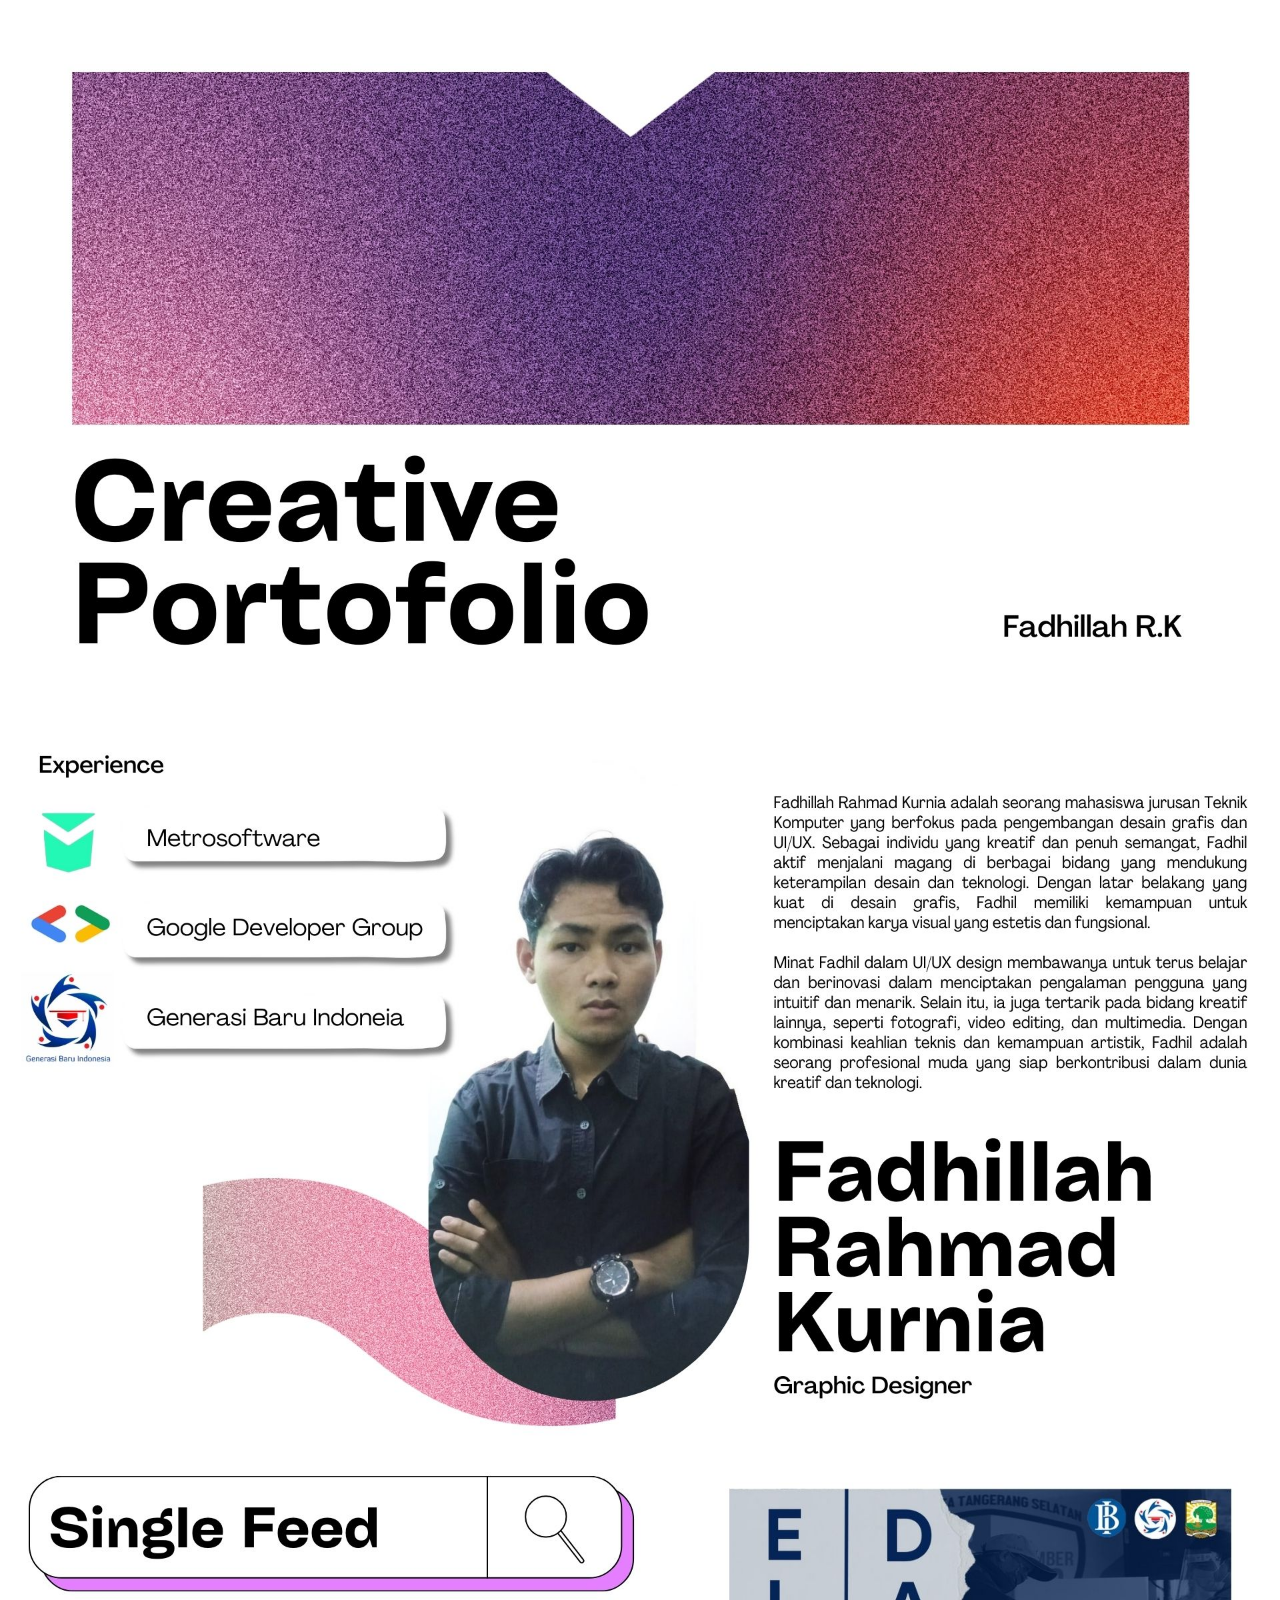
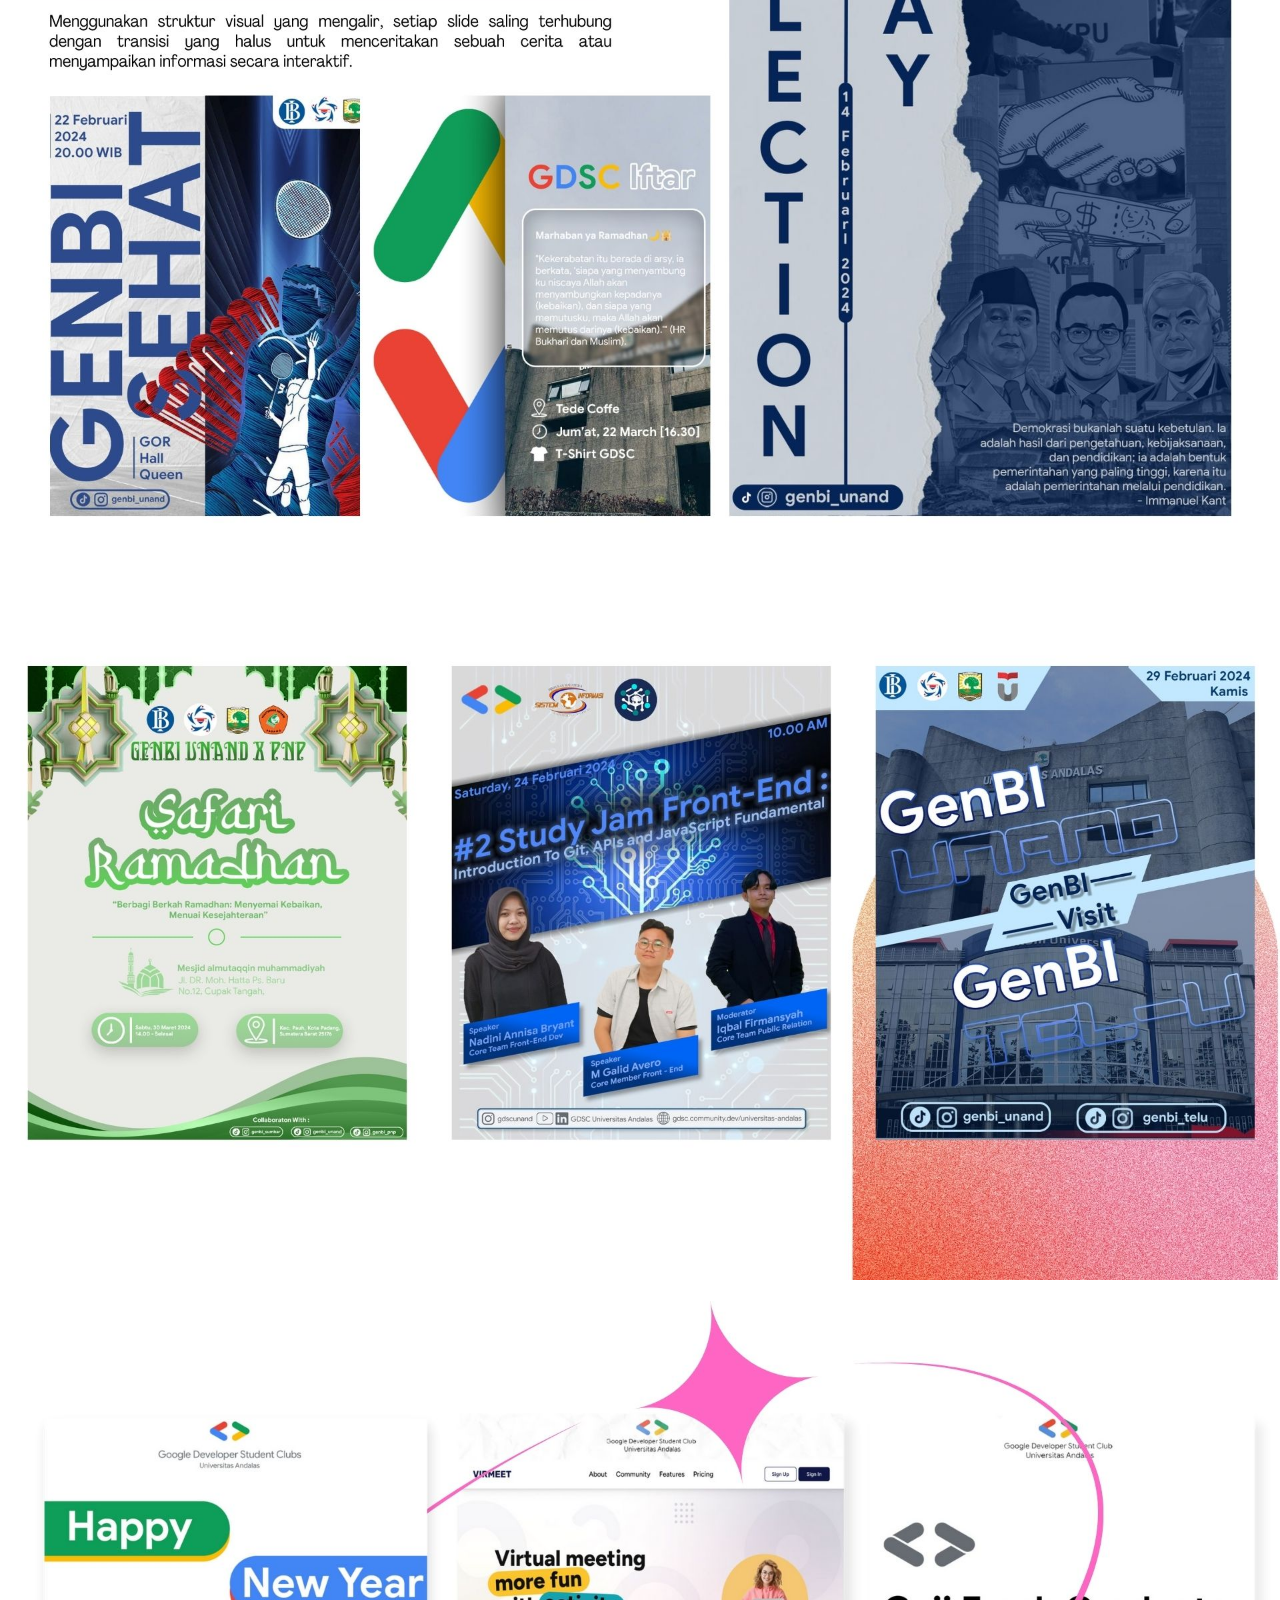
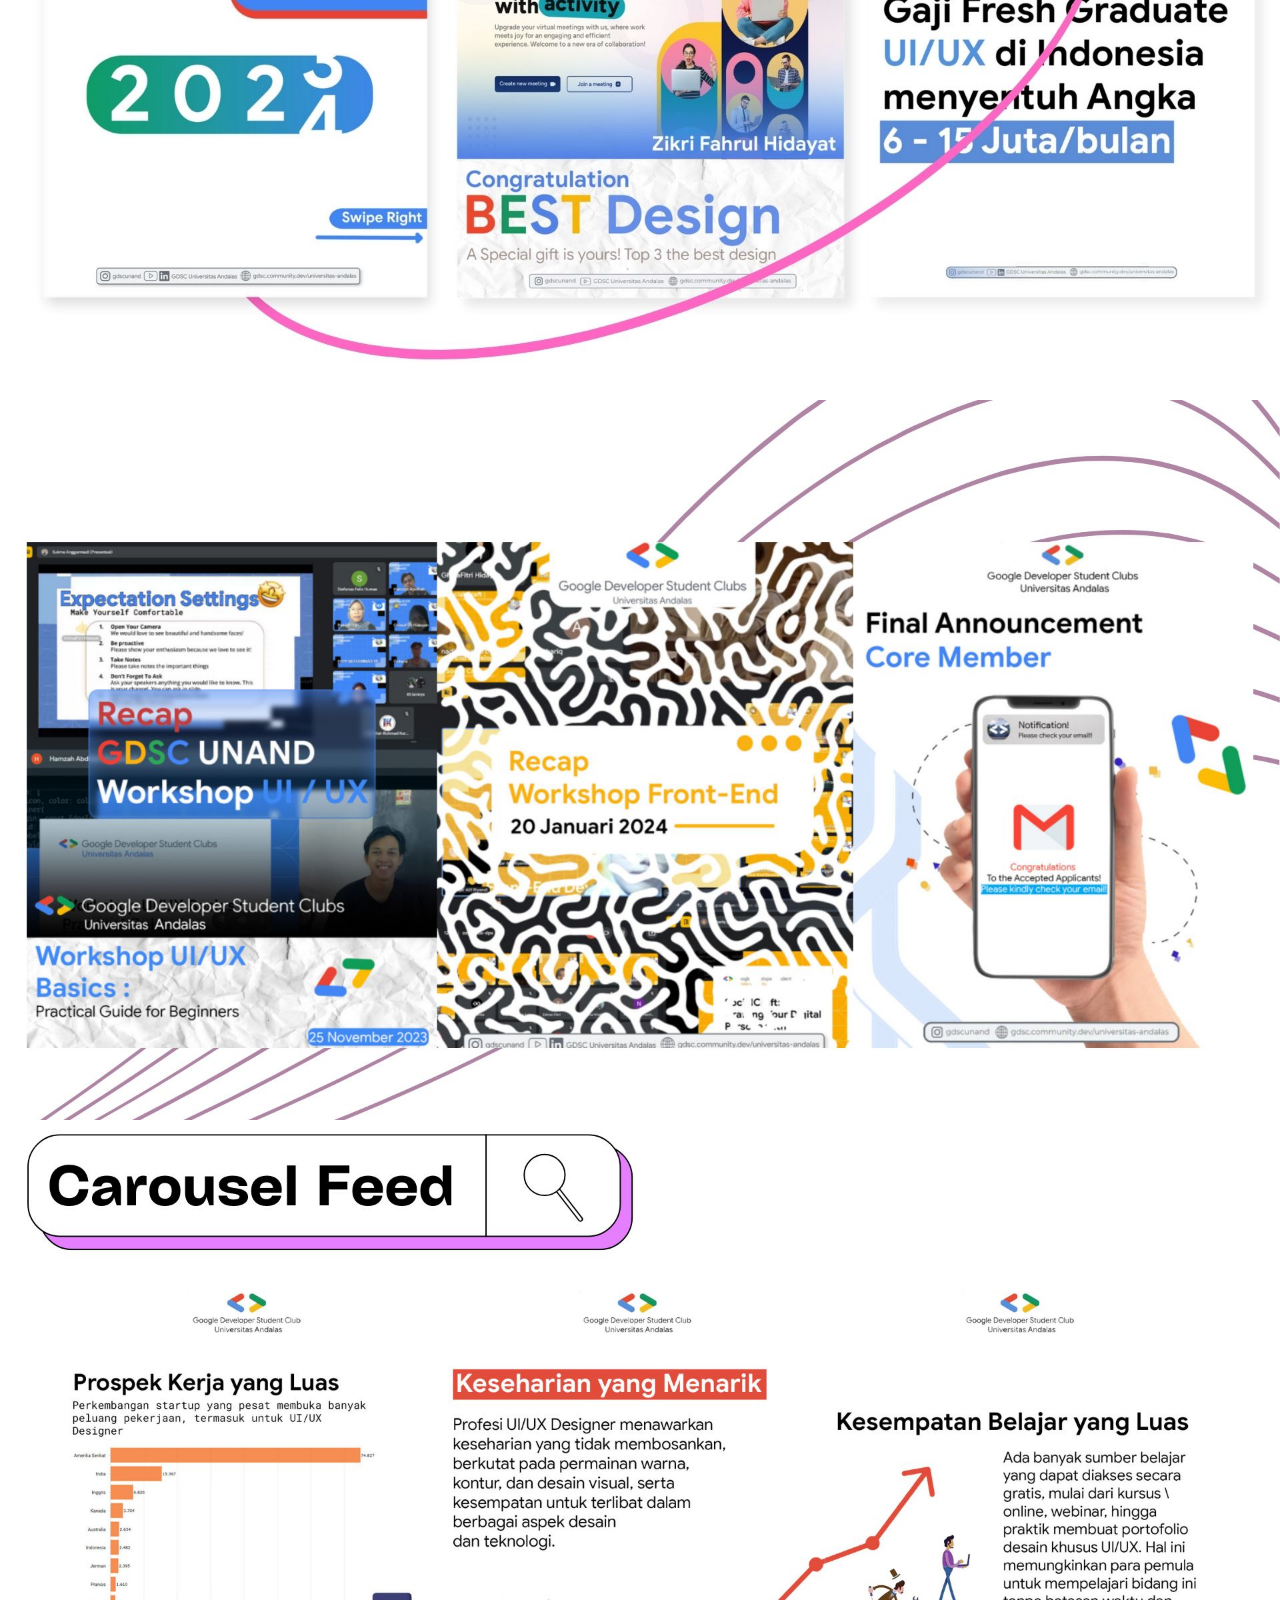
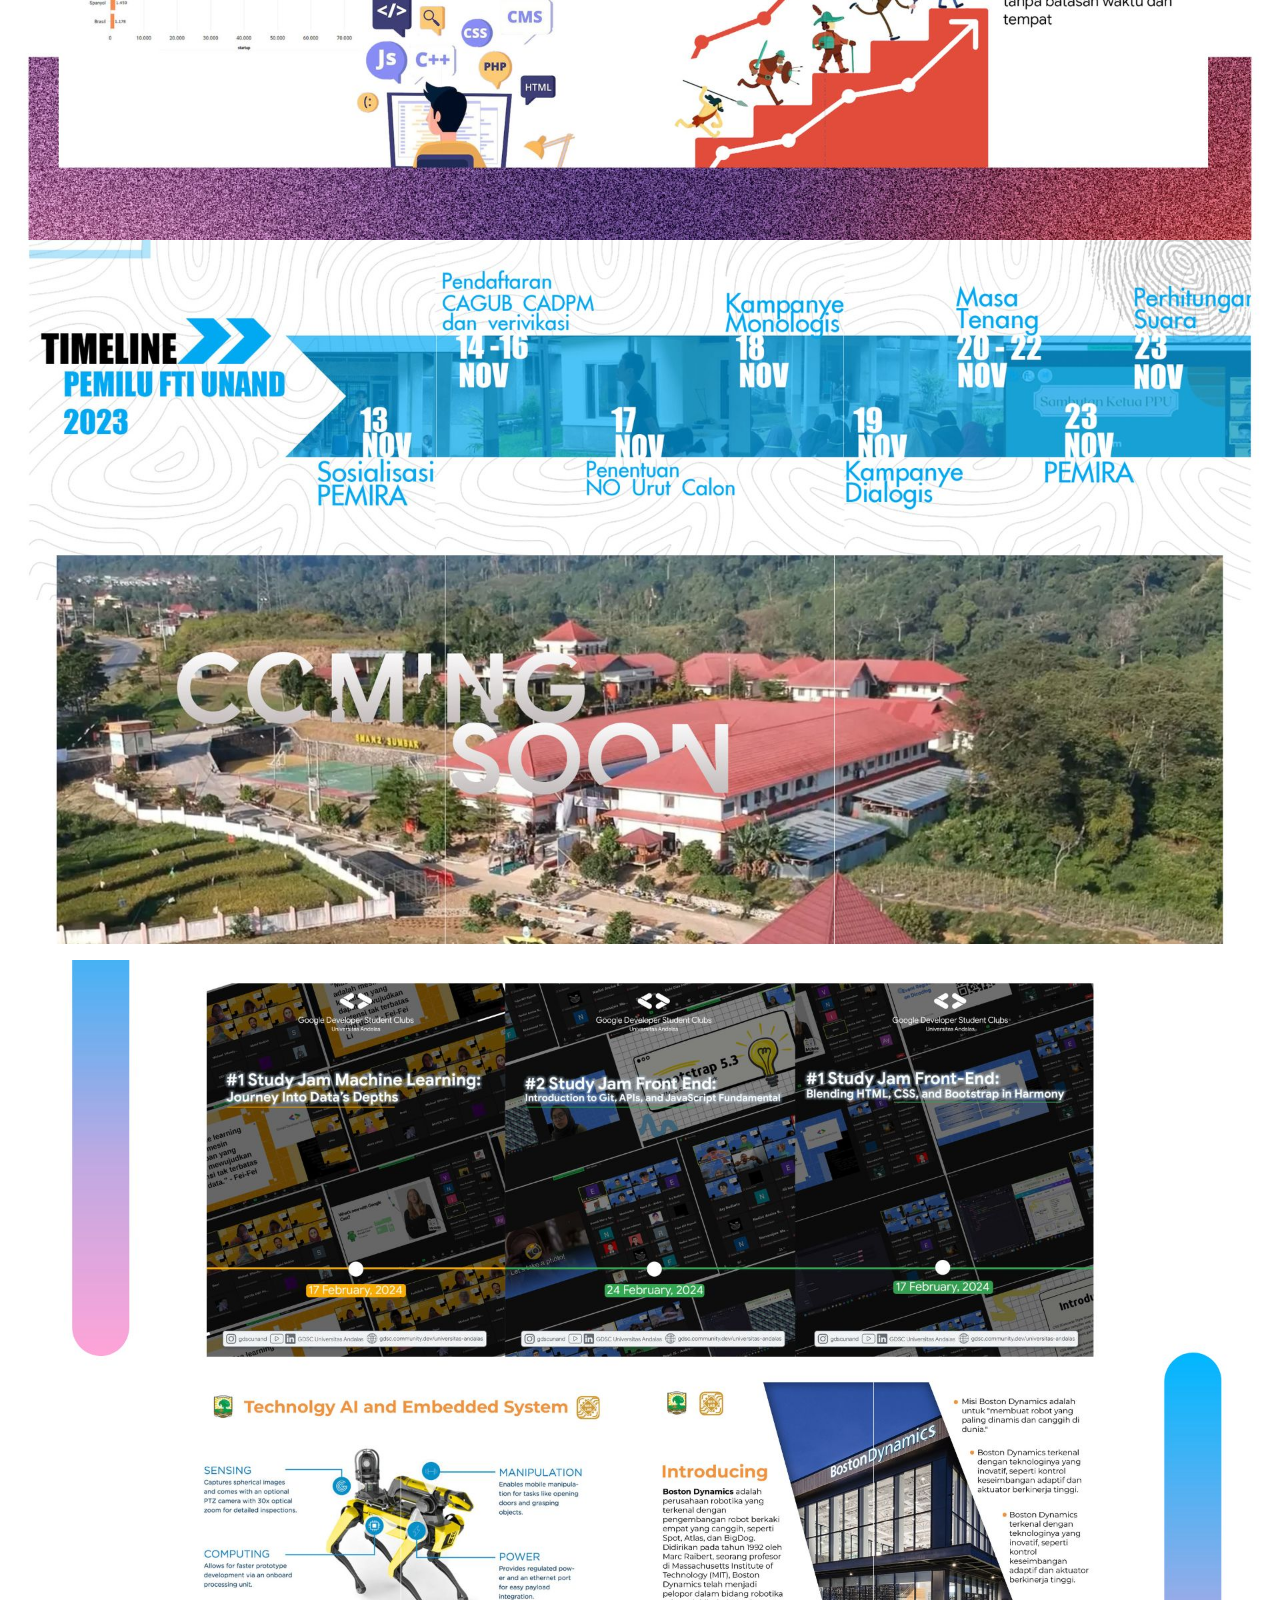
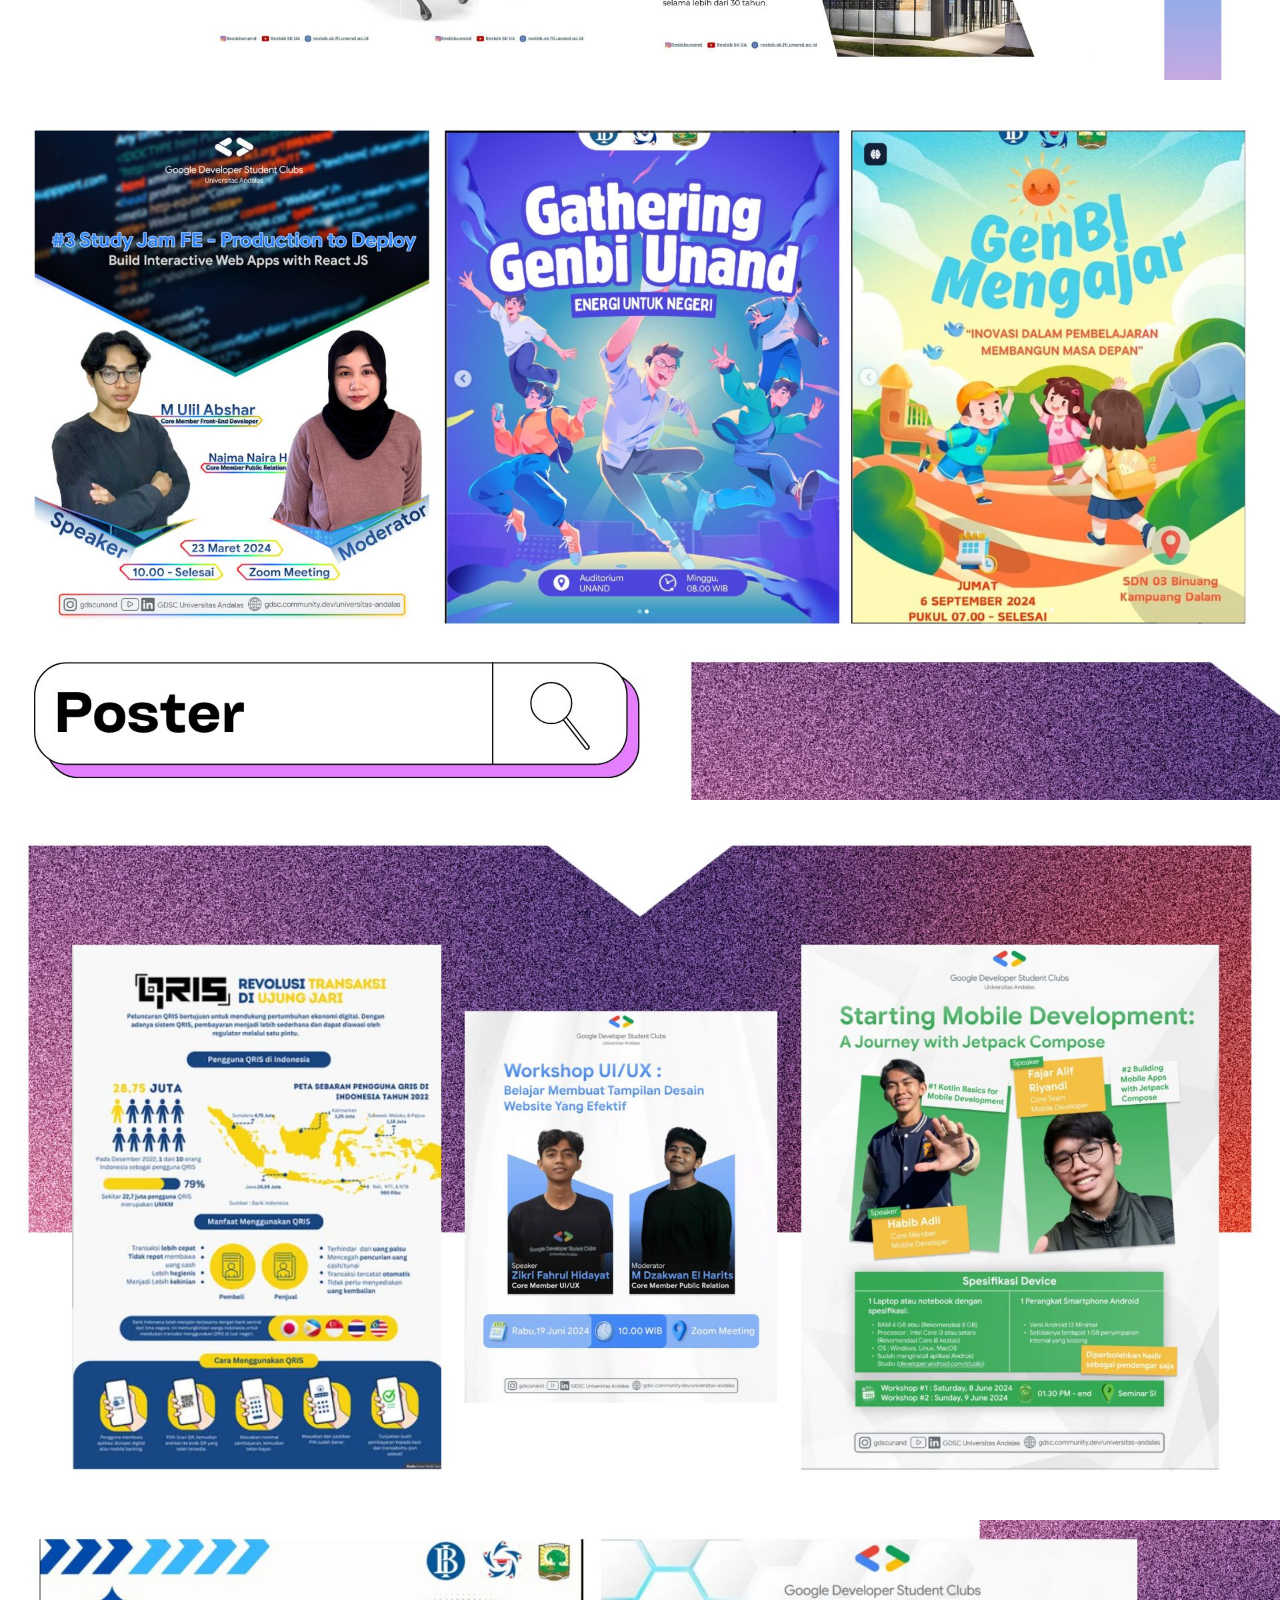
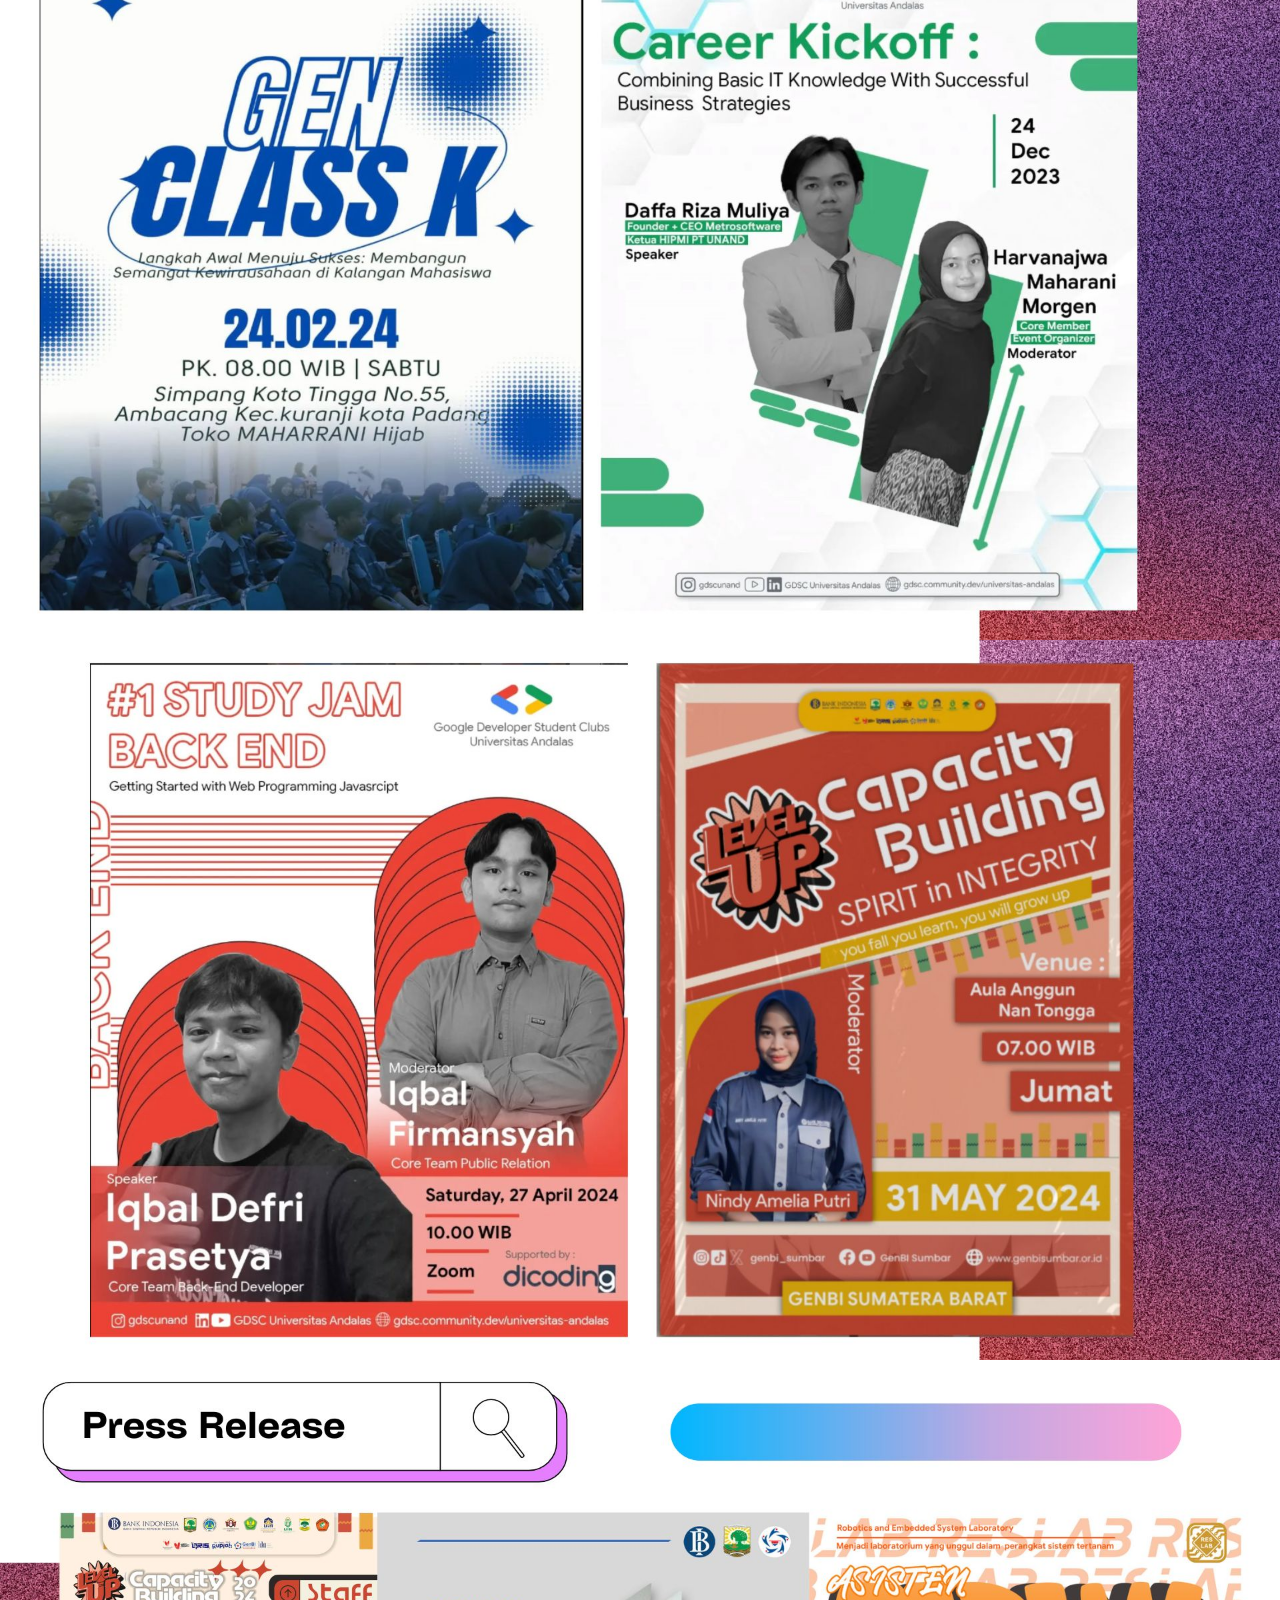
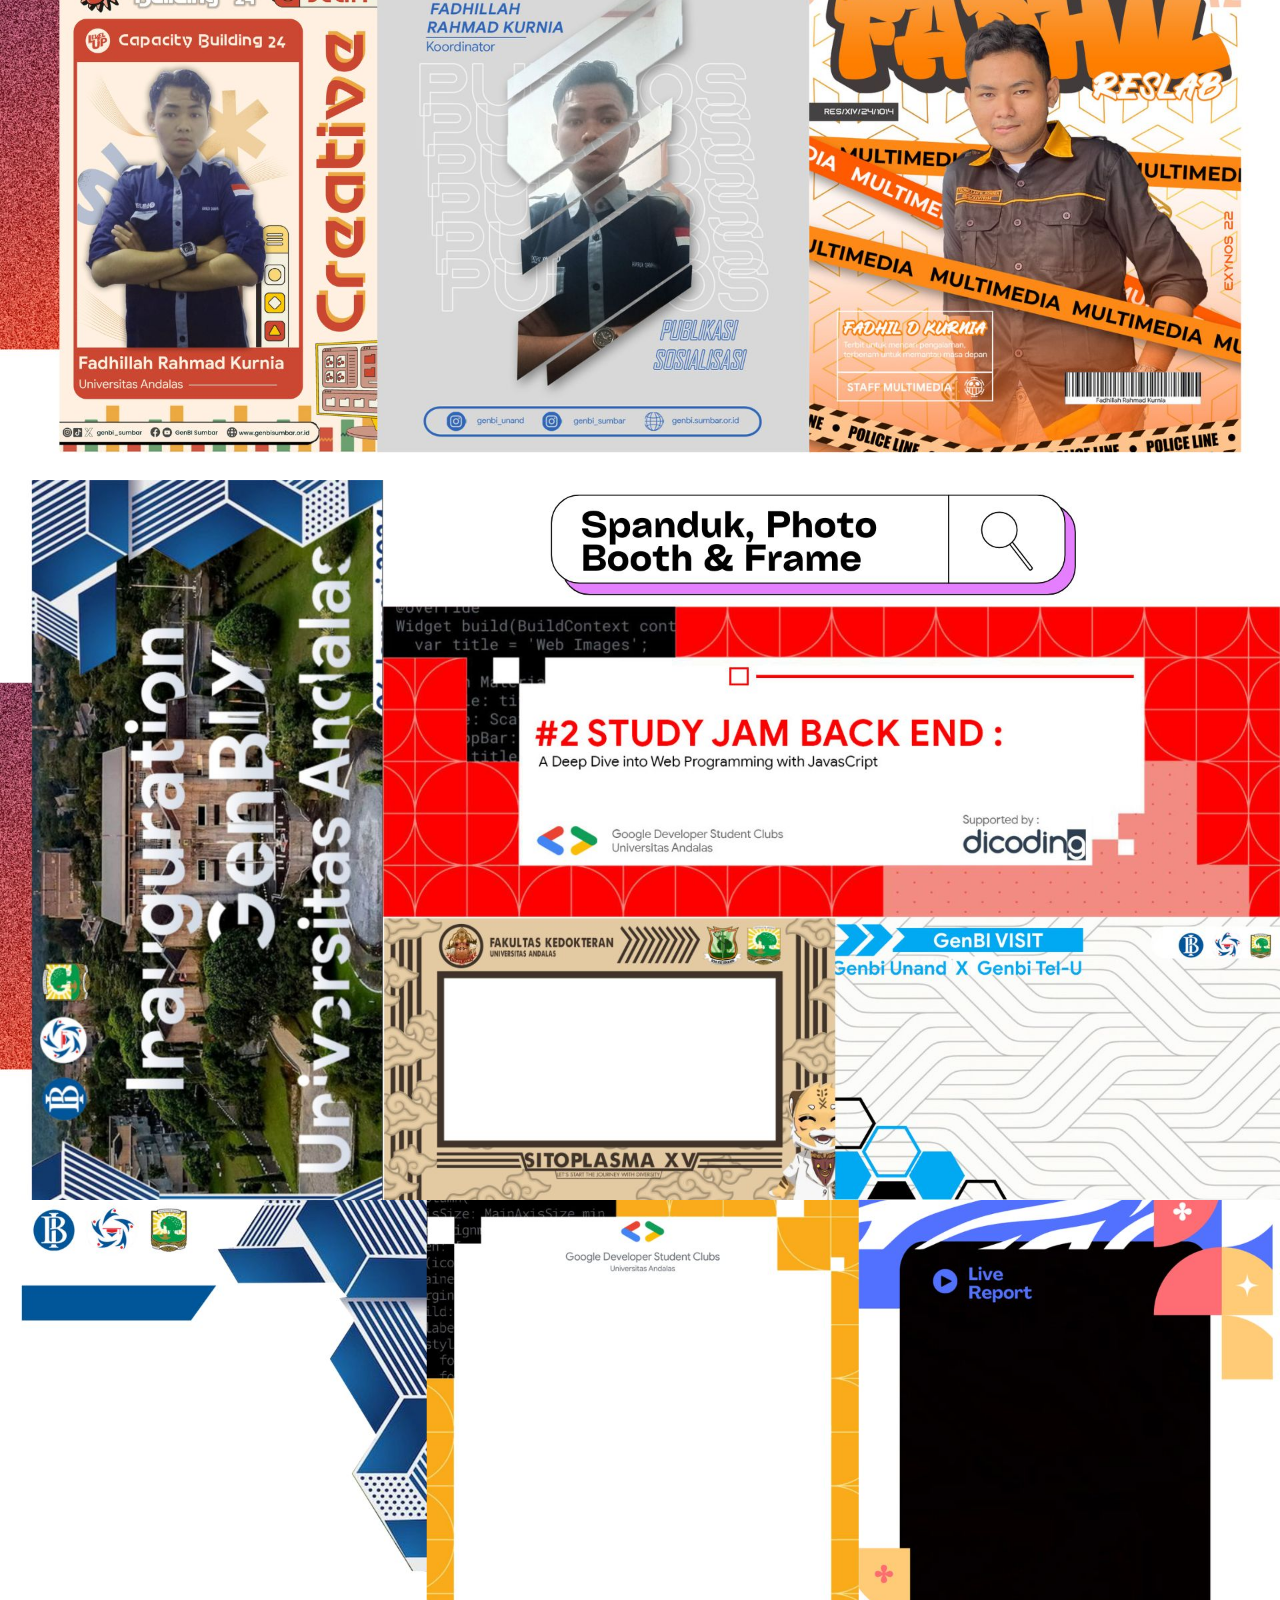
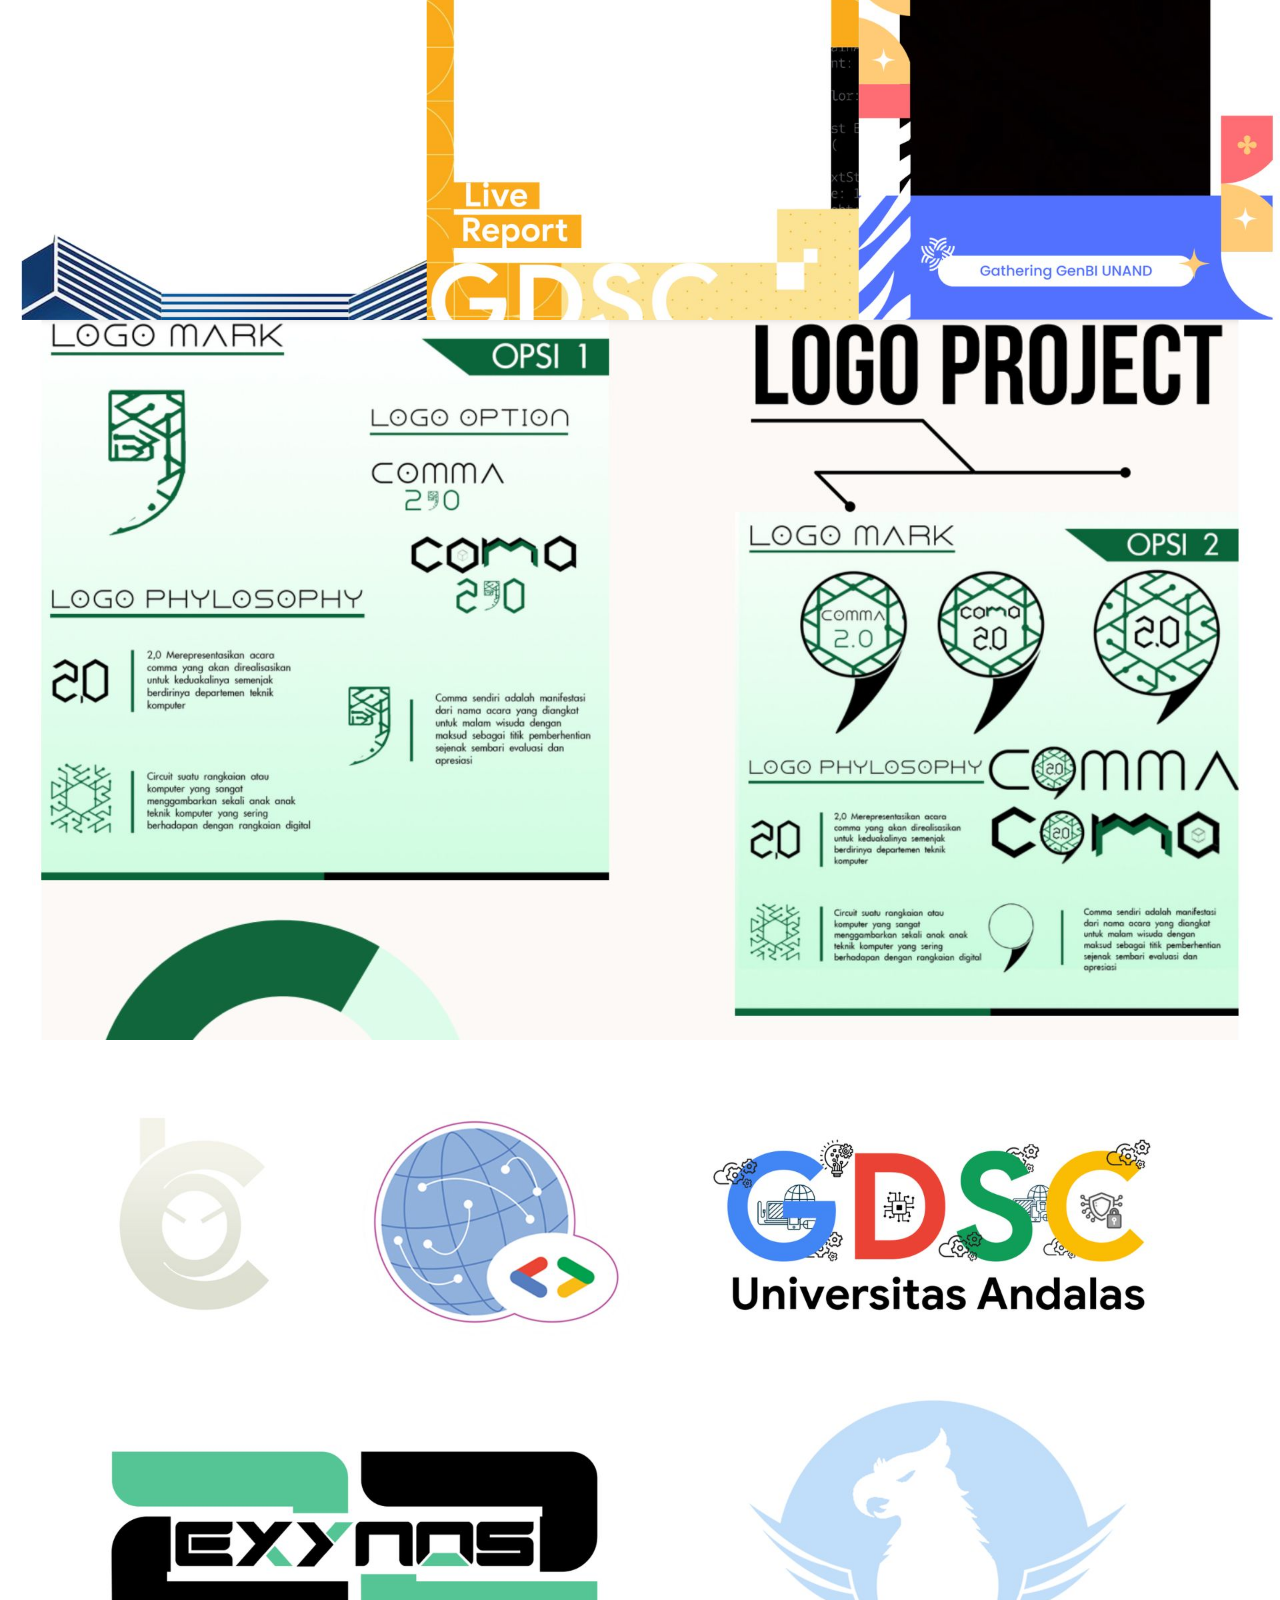
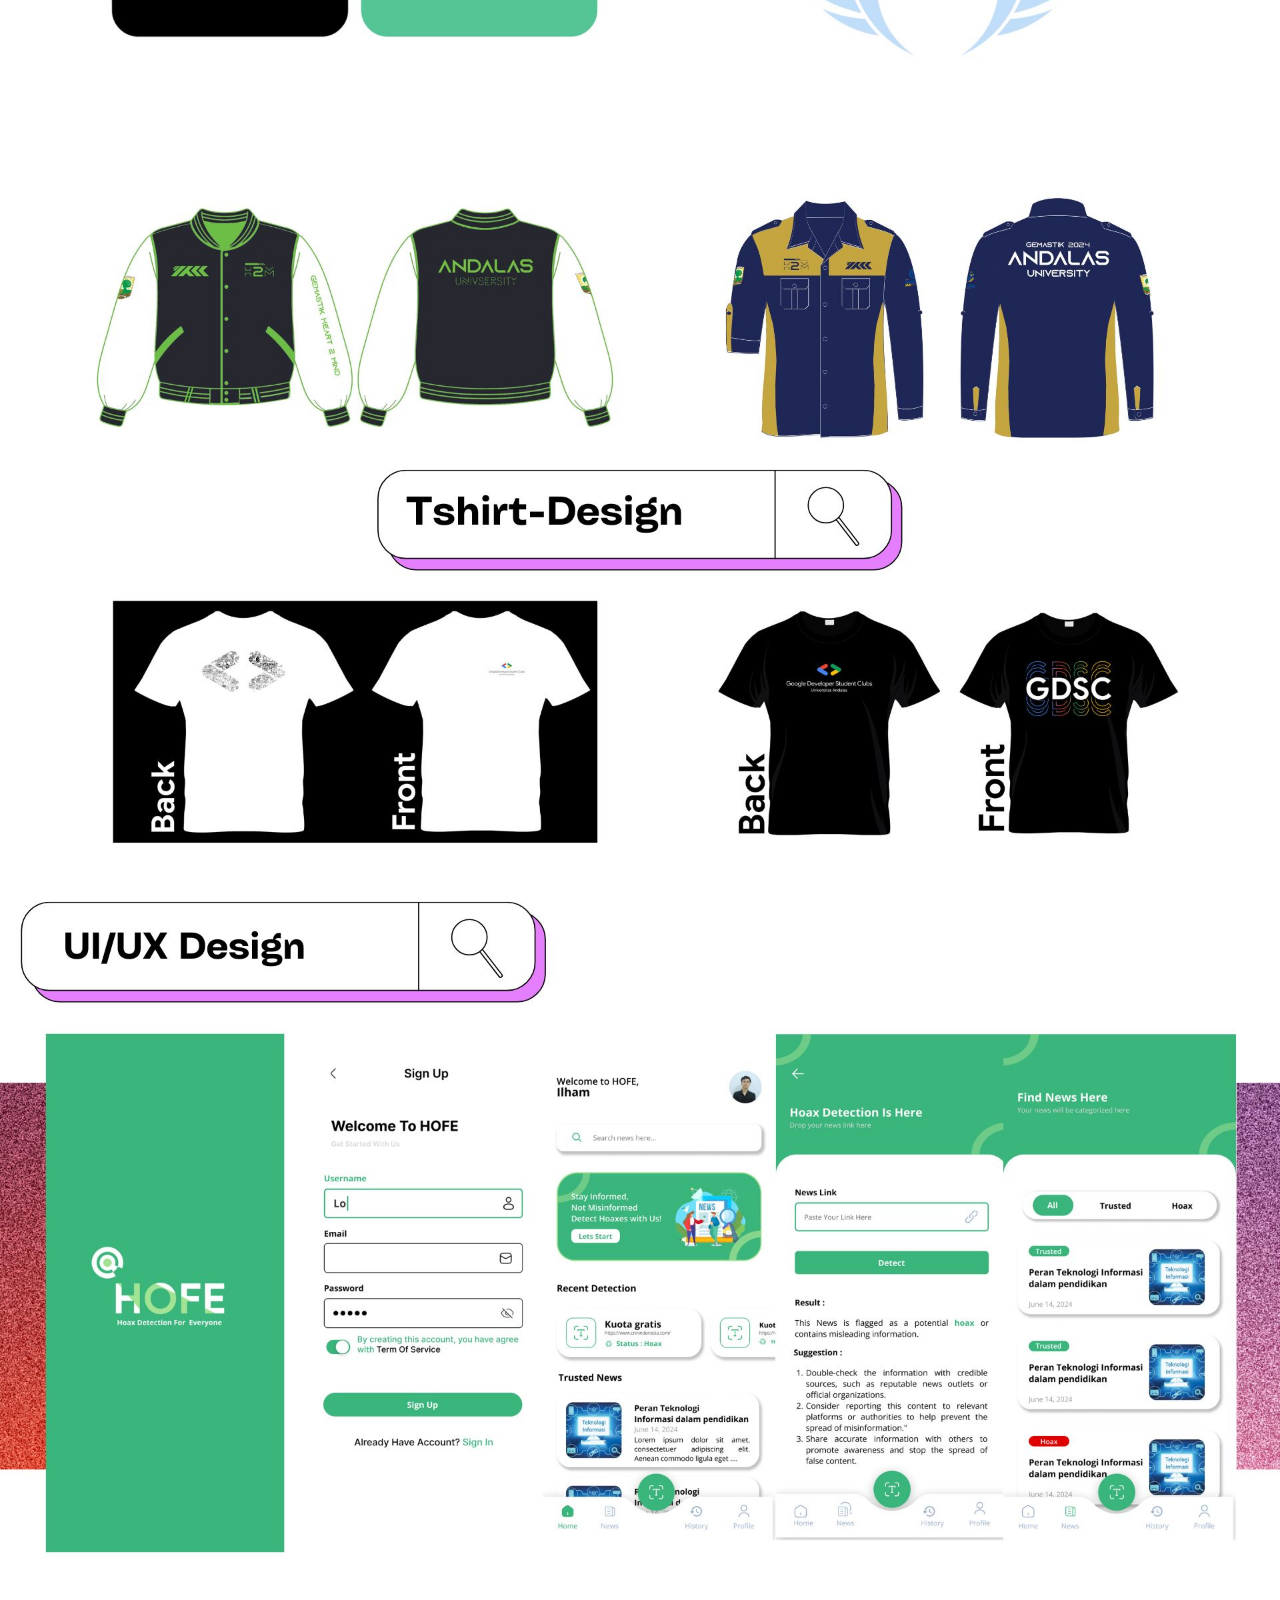
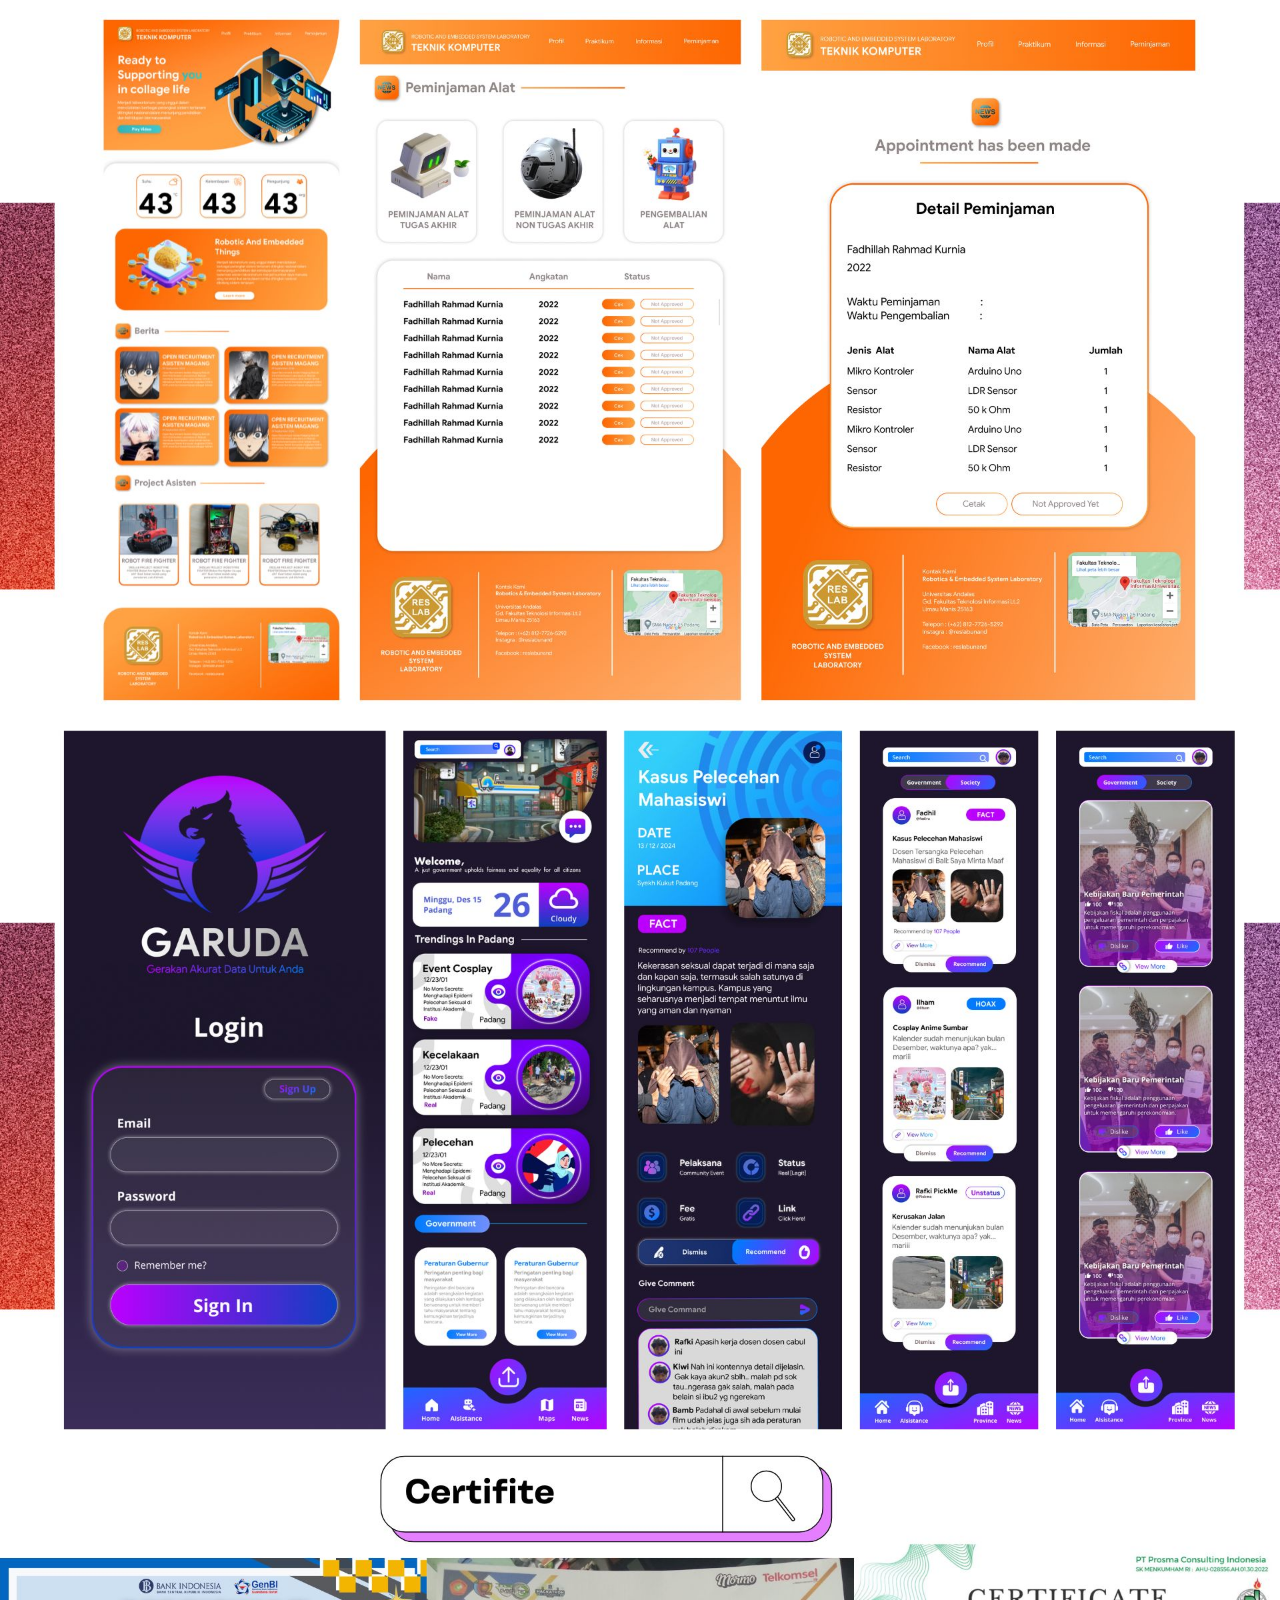
<file: index.html>
<!DOCTYPE html>
<html lang="en">
  <head>
    <meta charset="UTF-8" />
    <meta name="viewport" content="width=device-width, initial-scale=1.0" />
    <title>Portofolio | Fadhil</title>
    <link rel="stylesheet" href="style1.css">
  </head>
  <body>
    <section class="hero" style="background-image: url('1.jpg');"></section>
    <section class="hero" style="background-image: url('2.jpg');"></section>
    <section class="hero" style="background-image: url('3.jpg');"></section>
    <section class="hero" style="background-image: url('4.jpg');"></section>
    <section class="hero" style="background-image: url('5.jpg');"></section>
    <section class="hero" style="background-image: url('6.jpg');"></section>
    <section class="hero" style="background-image: url('7.jpg');"></section>
    <section class="hero" style="background-image: url('8.jpg');"></section>
    <section class="hero" style="background-image: url('9.jpg');"></section>
    <section class="hero" style="background-image: url('10.jpg');"></section>
    <section class="hero" style="background-image: url('11.jpg');"></section>
    <section class="hero" style="background-image: url('12.jpg');"></section>
    <section class="hero" style="background-image: url('13.jpg');"></section>
    <section class="hero" style="background-image: url('14.jpg');"></section>
    <section class="hero" style="background-image: url('15.jpg');"></section>
    <section class="hero" style="background-image: url('16.jpg');"></section>
    <section class="hero" style="background-image: url('17.jpg');"></section>
    <section class="hero" style="background-image: url('18.jpg');"></section>
    <section class="hero" style="background-image: url('19.jpg');"></section>
    <section class="hero" style="background-image: url('20.jpg');"></section>
    <section class="hero" style="background-image: url('21.jpg');"></section>
    <section class="hero" style="background-image: url('22.jpg');"></section>
    <section class="hero" style="background-image: url('23.jpg');"></section>
    <section class="hero" style="background-image: url('24.jpg');"></section>
  </body>
</html>
</file>
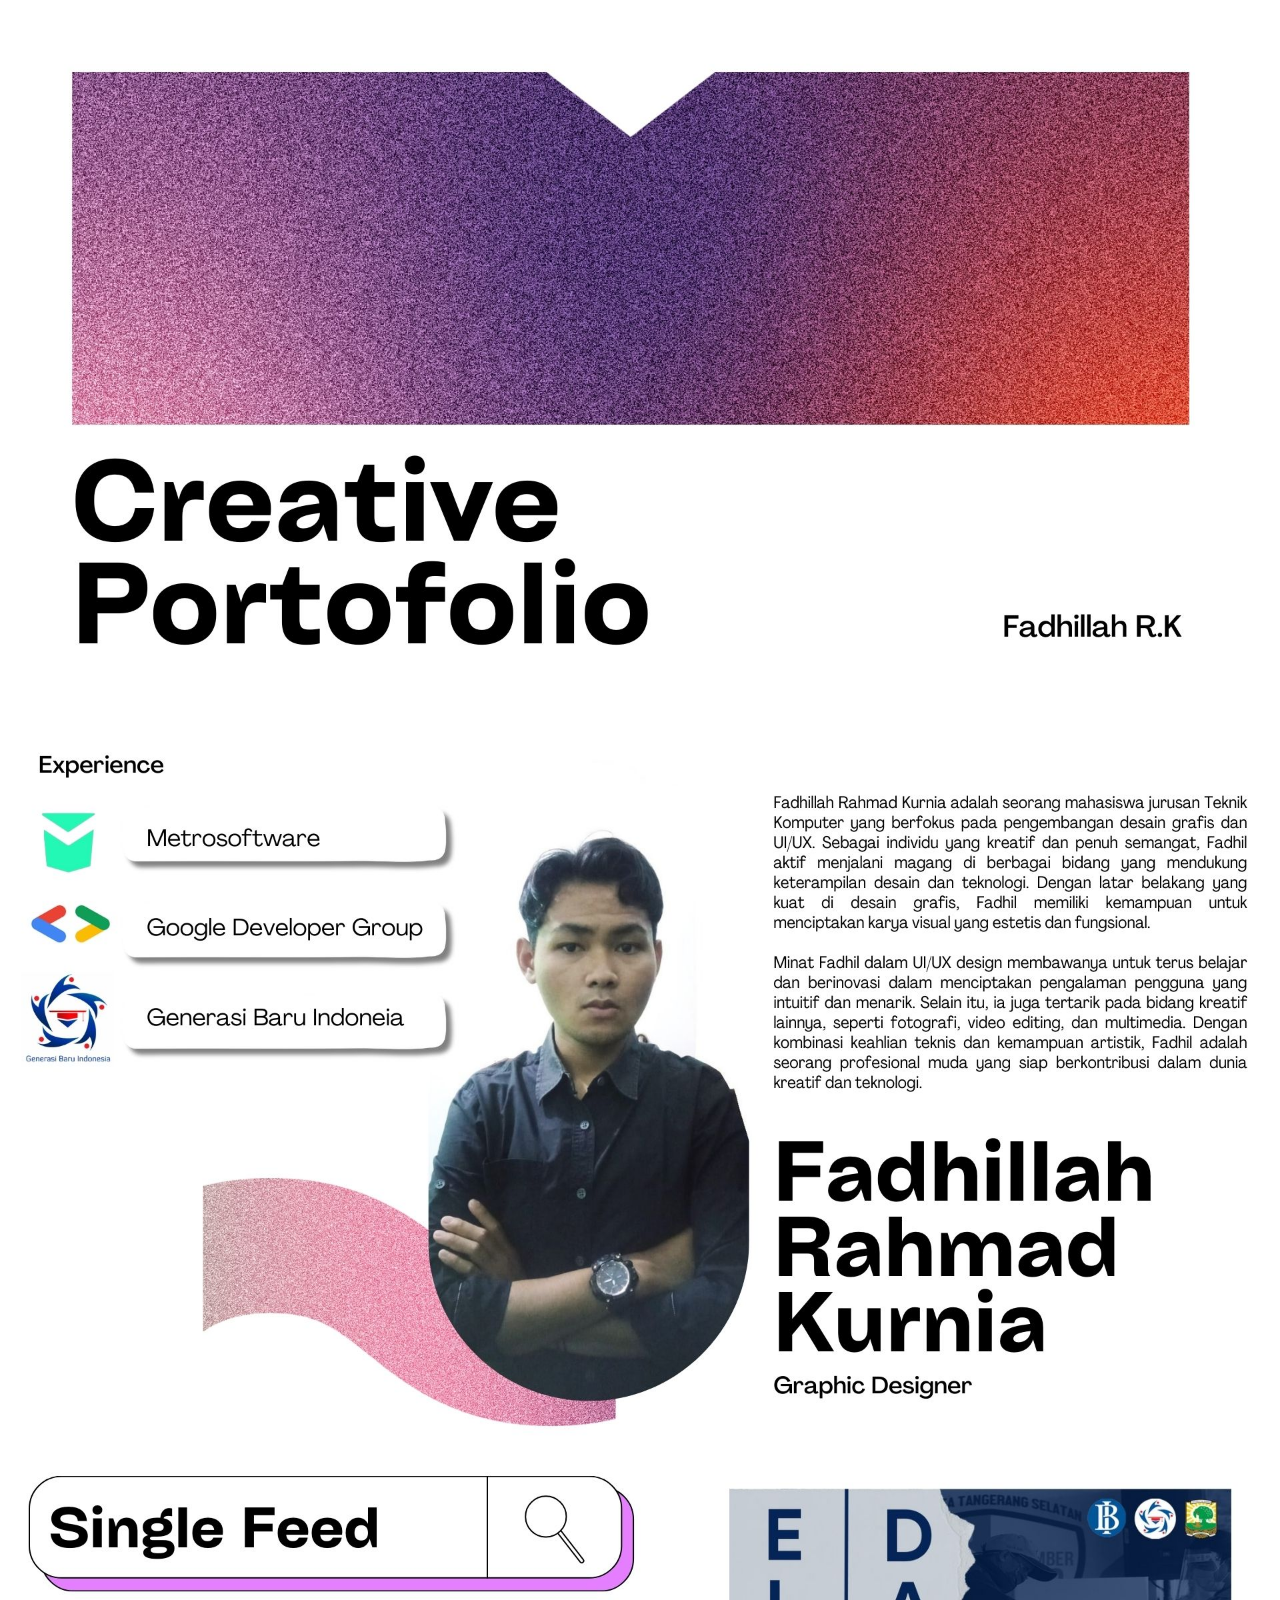
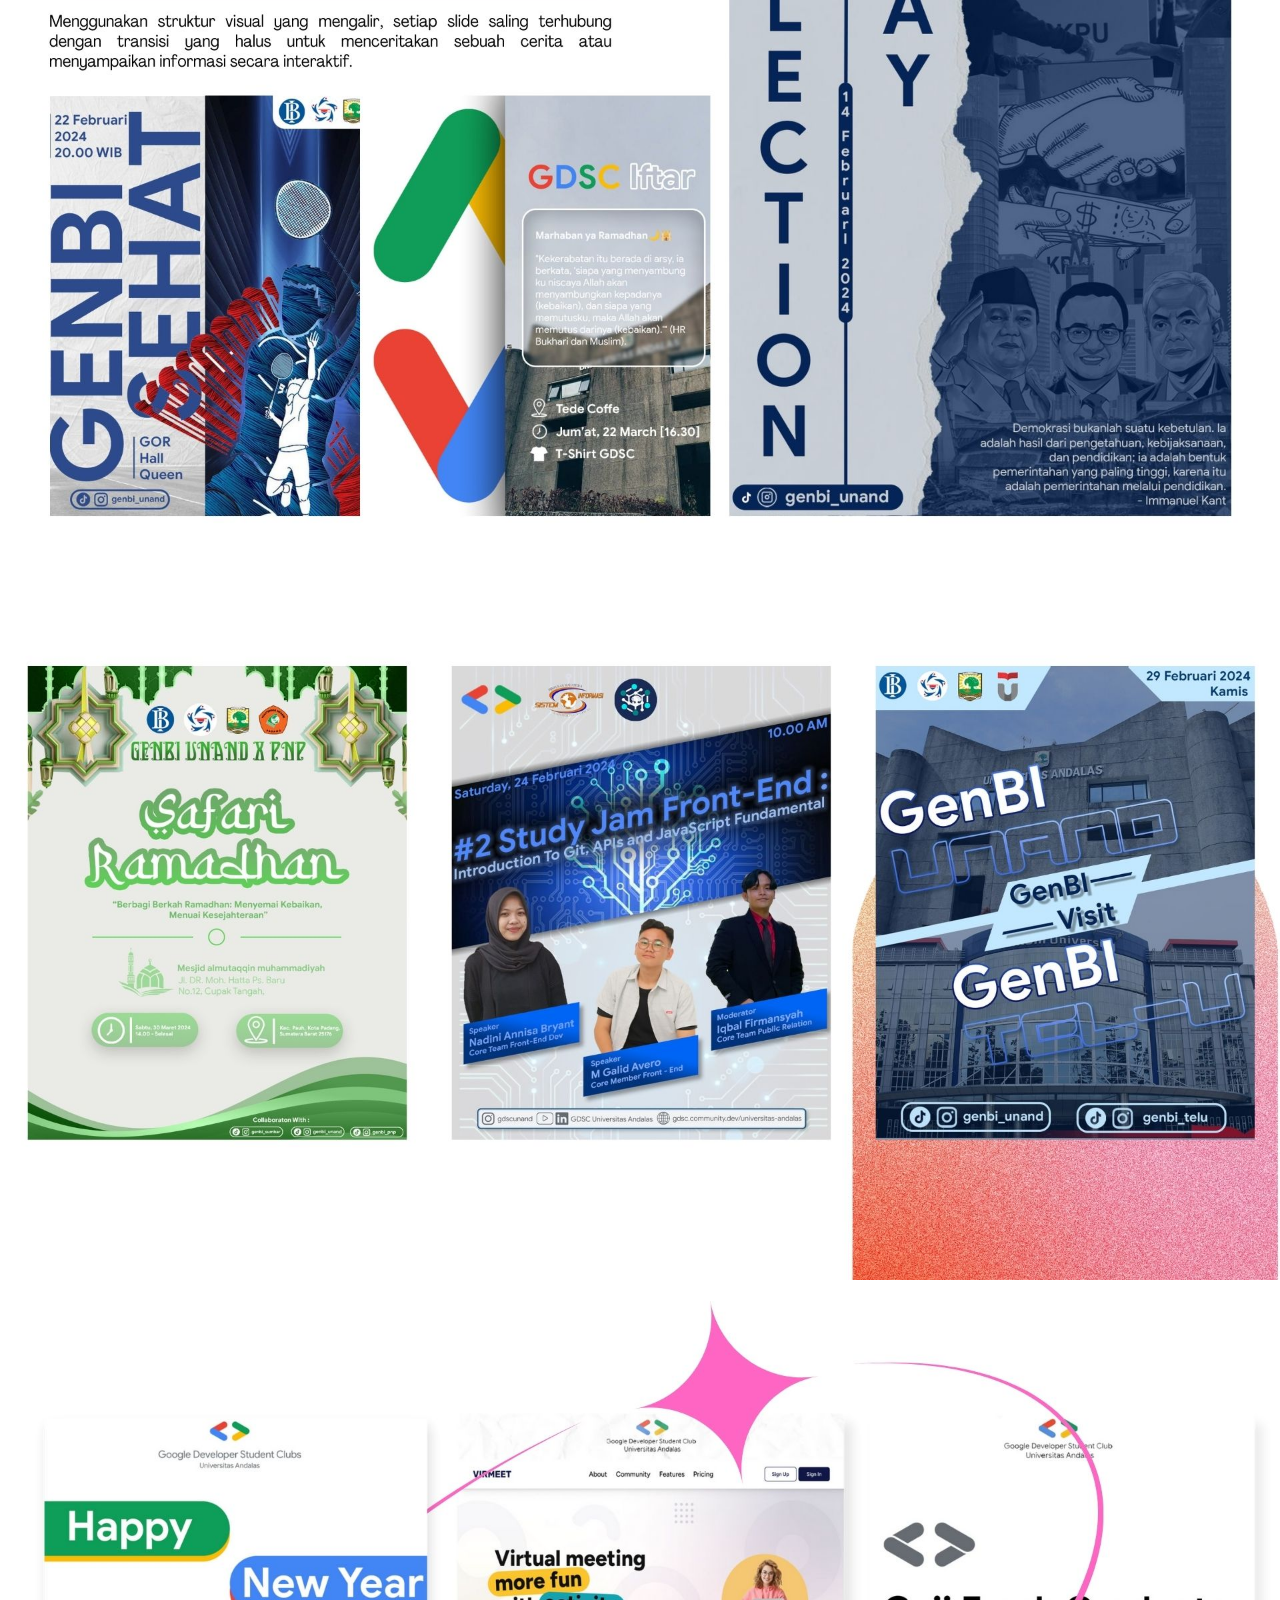
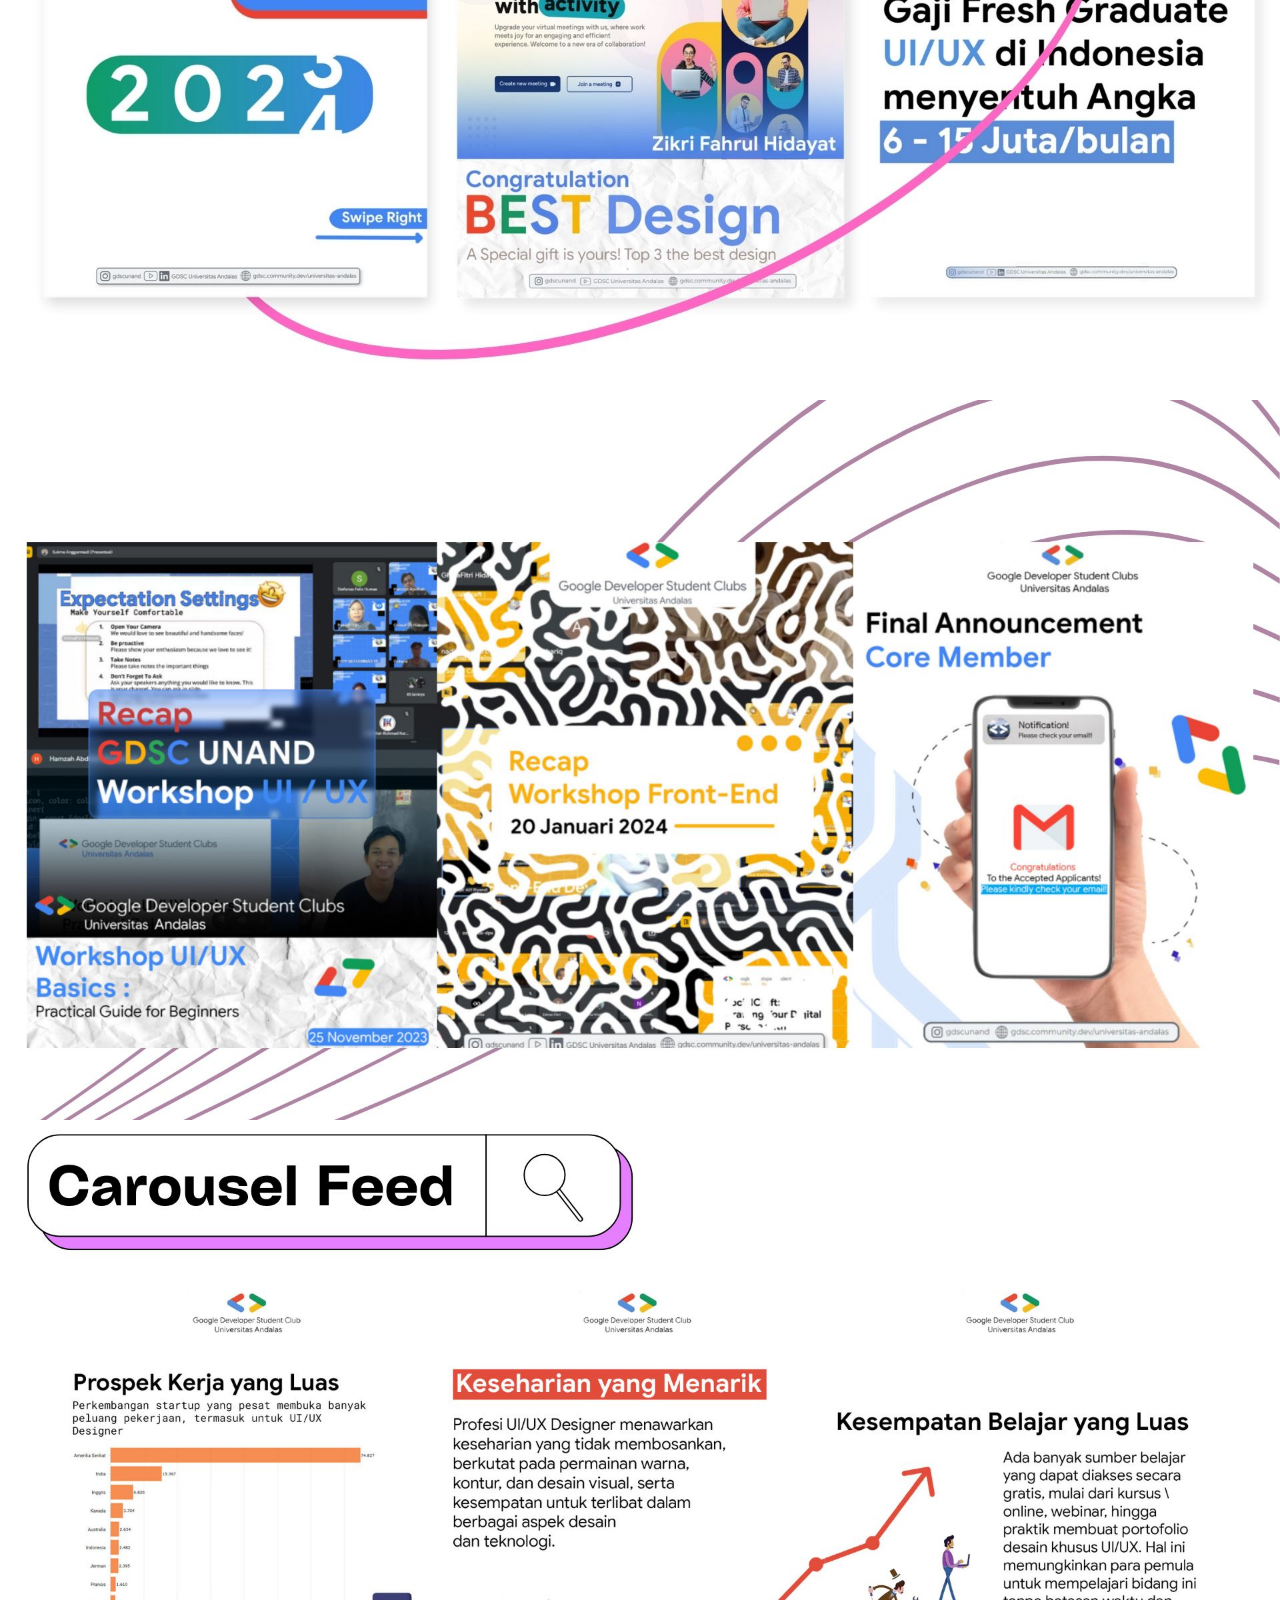
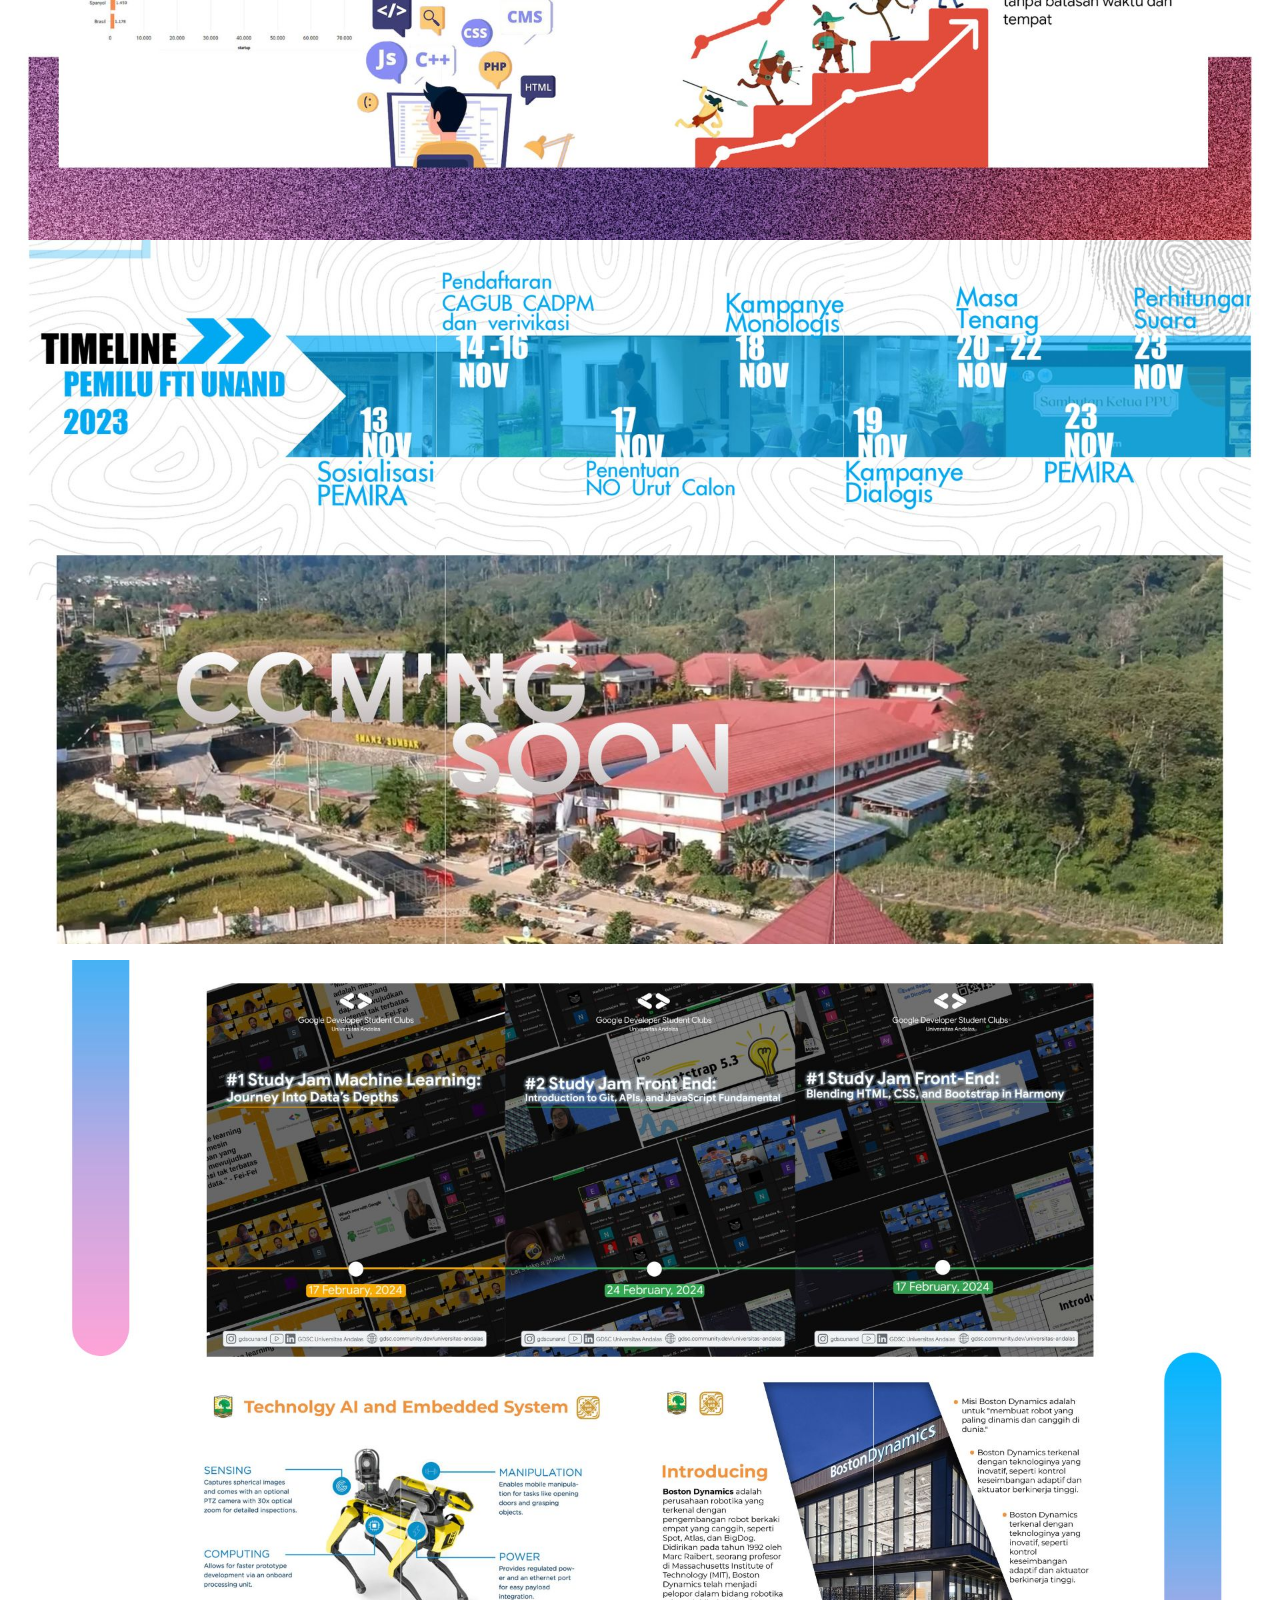
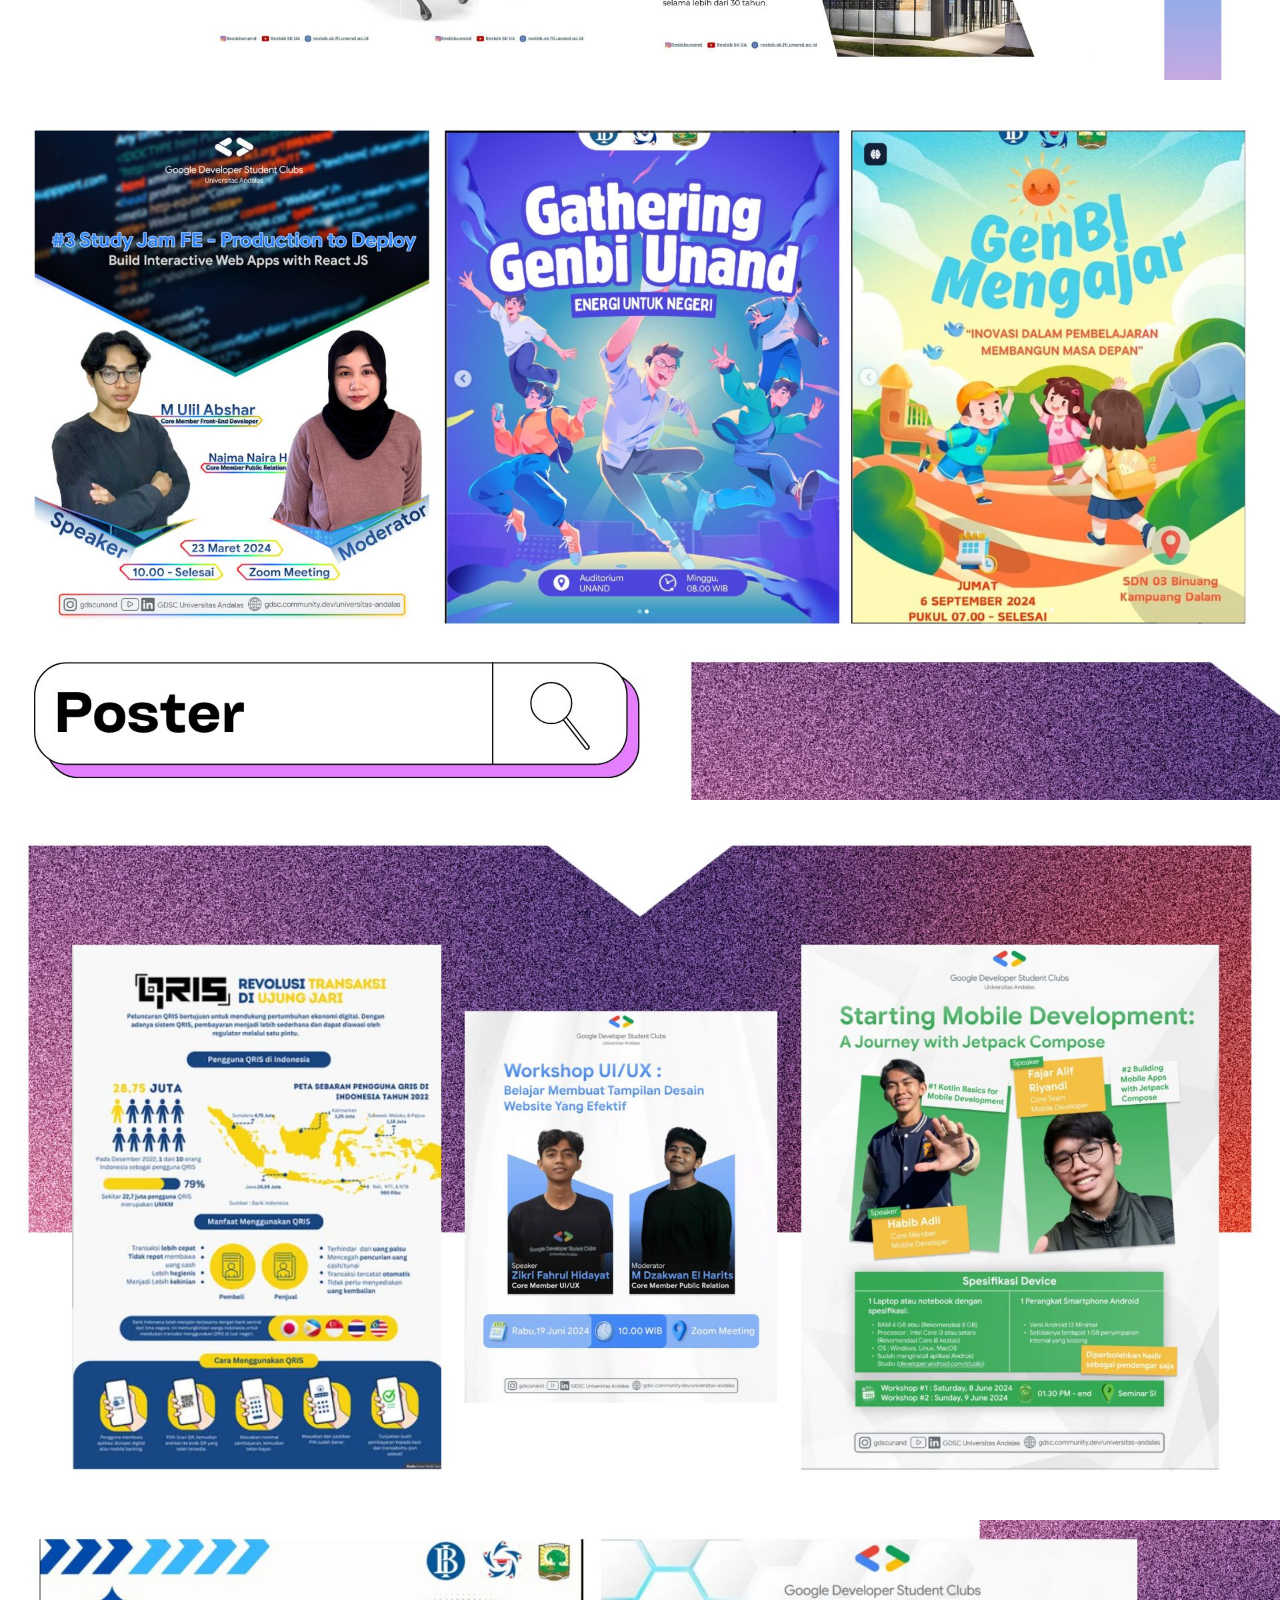
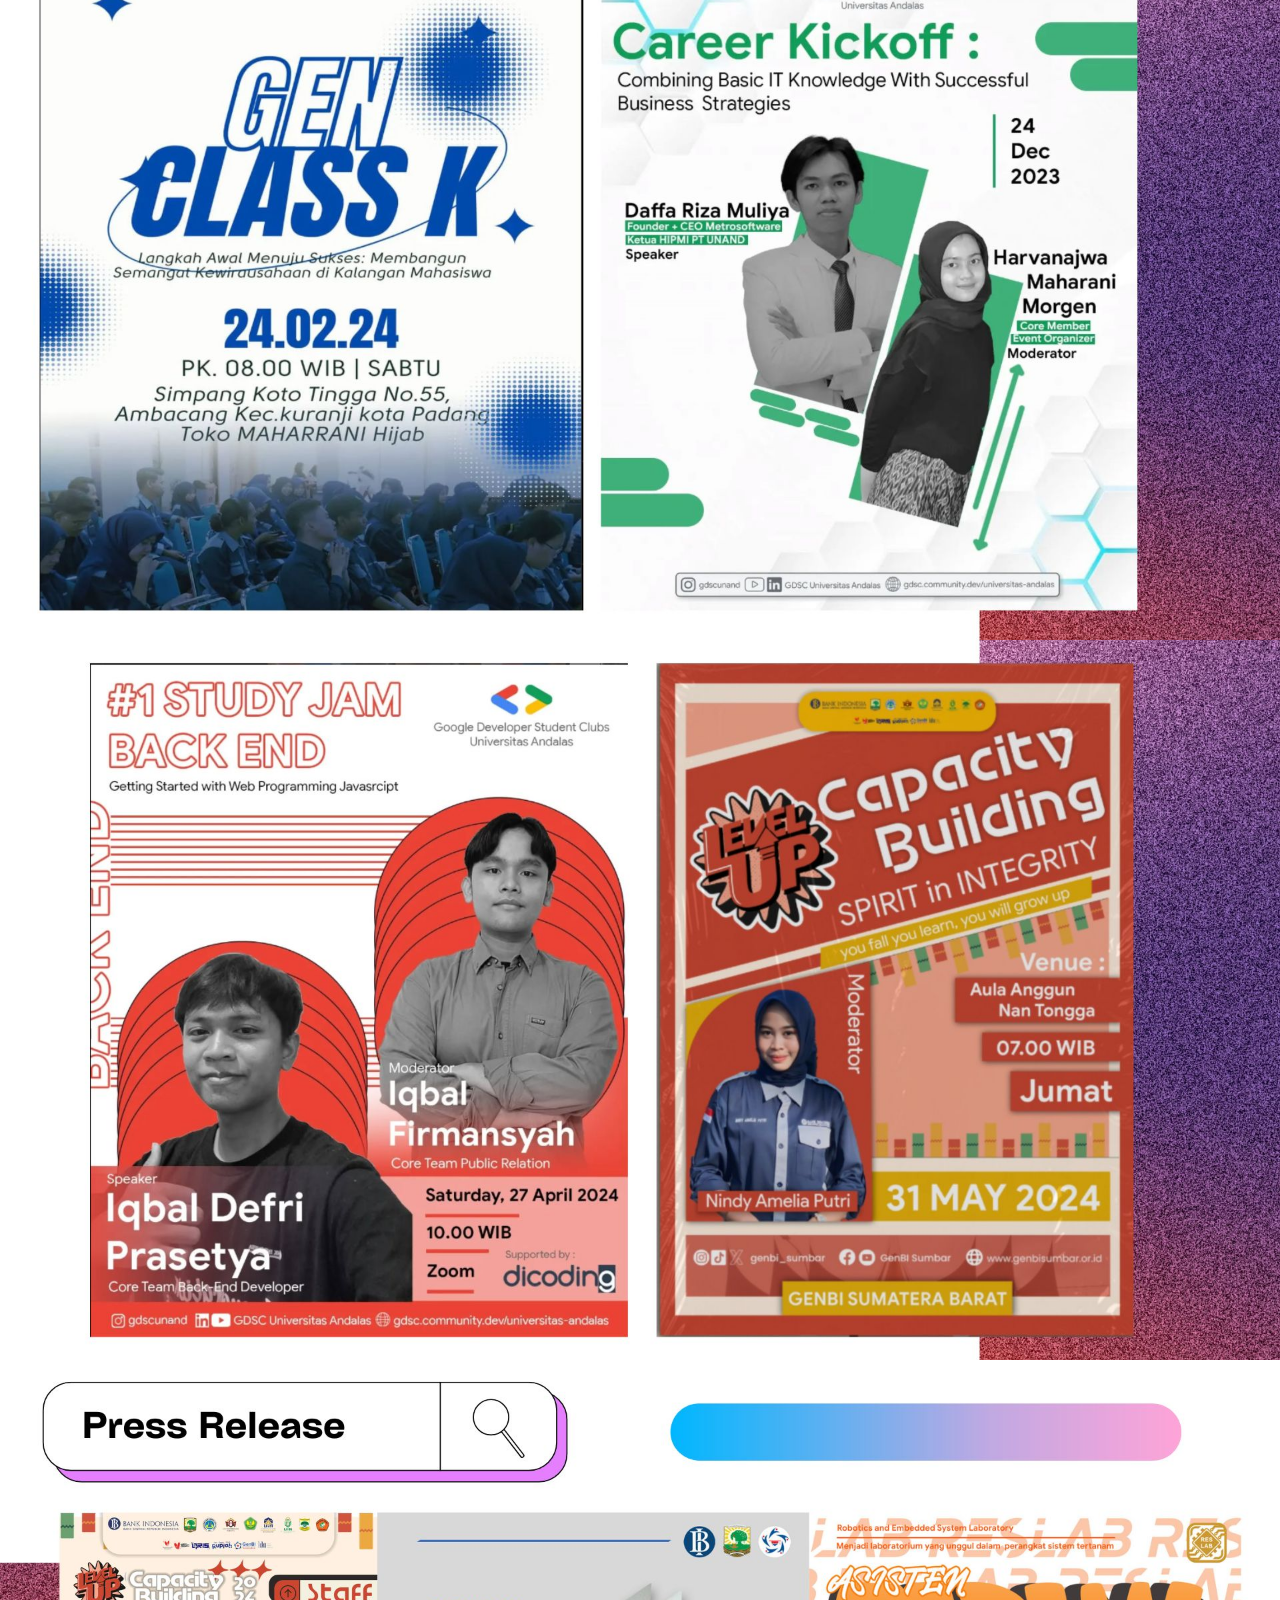
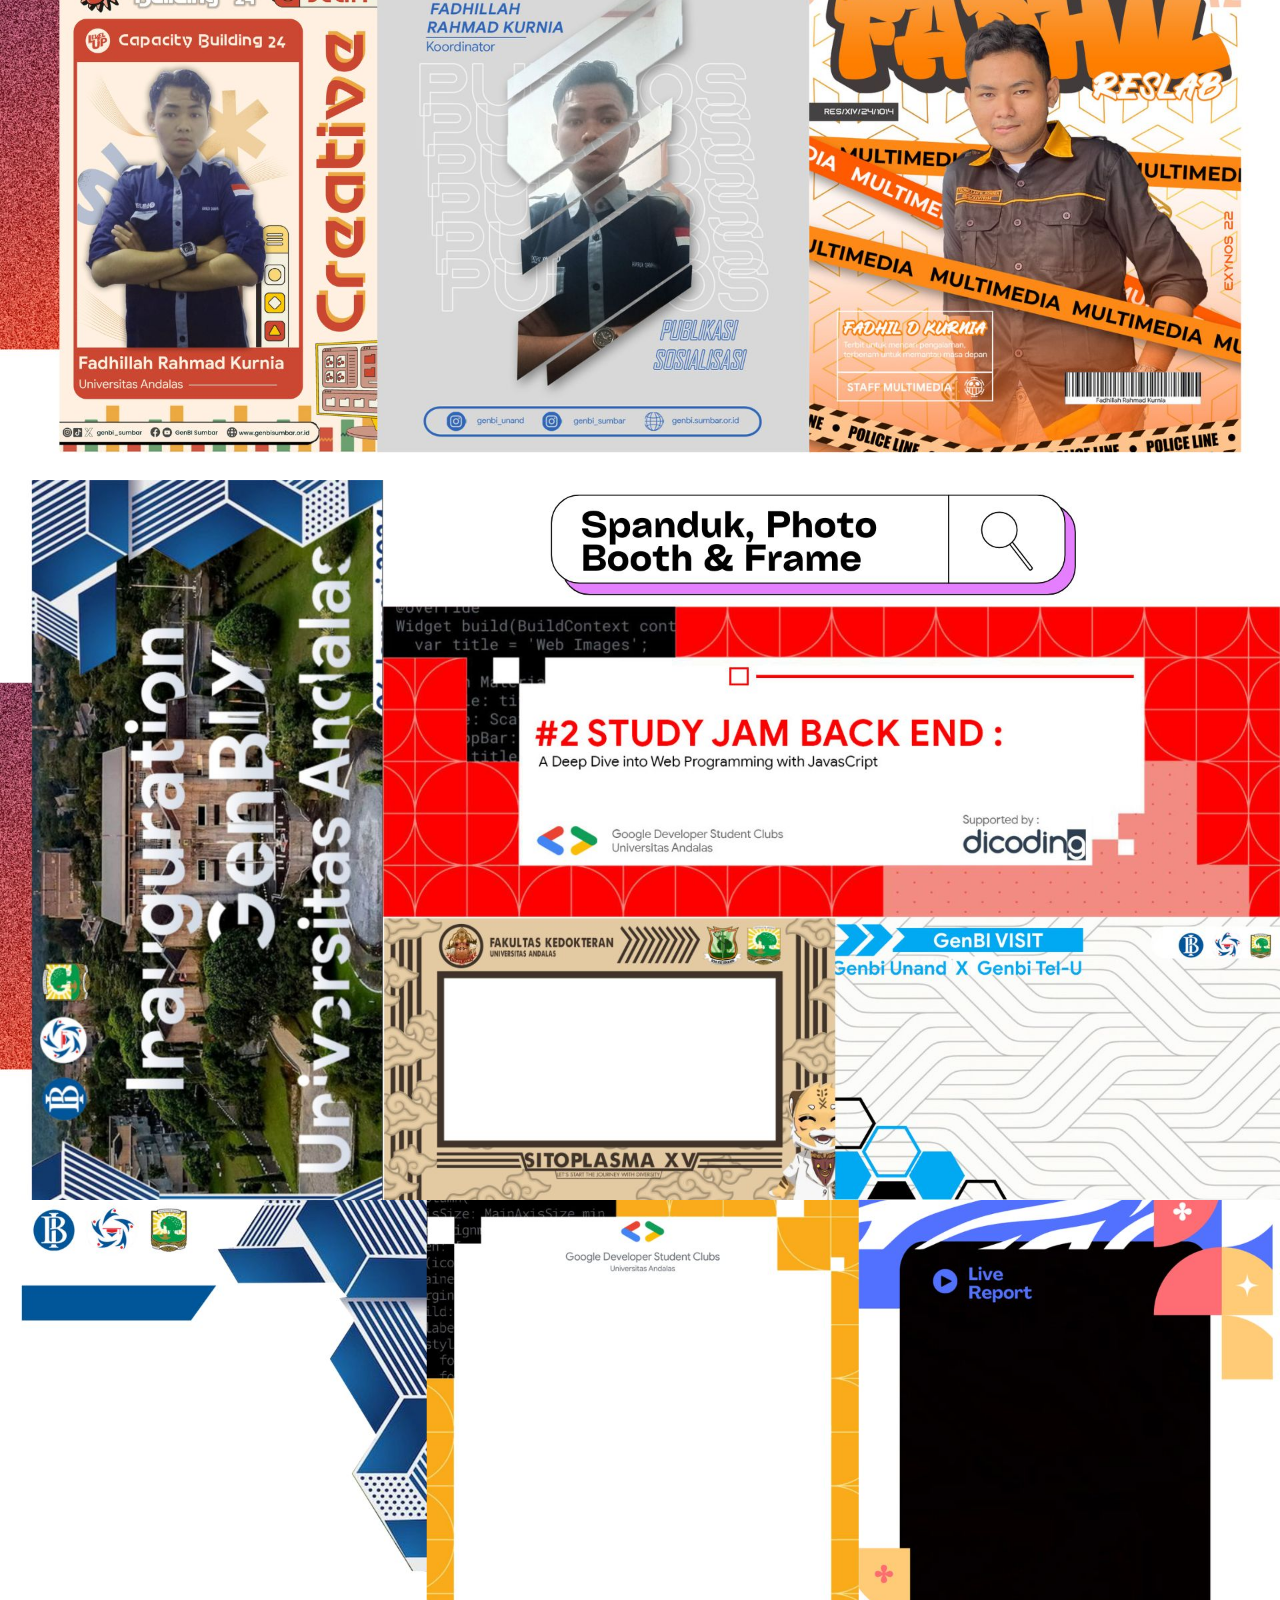
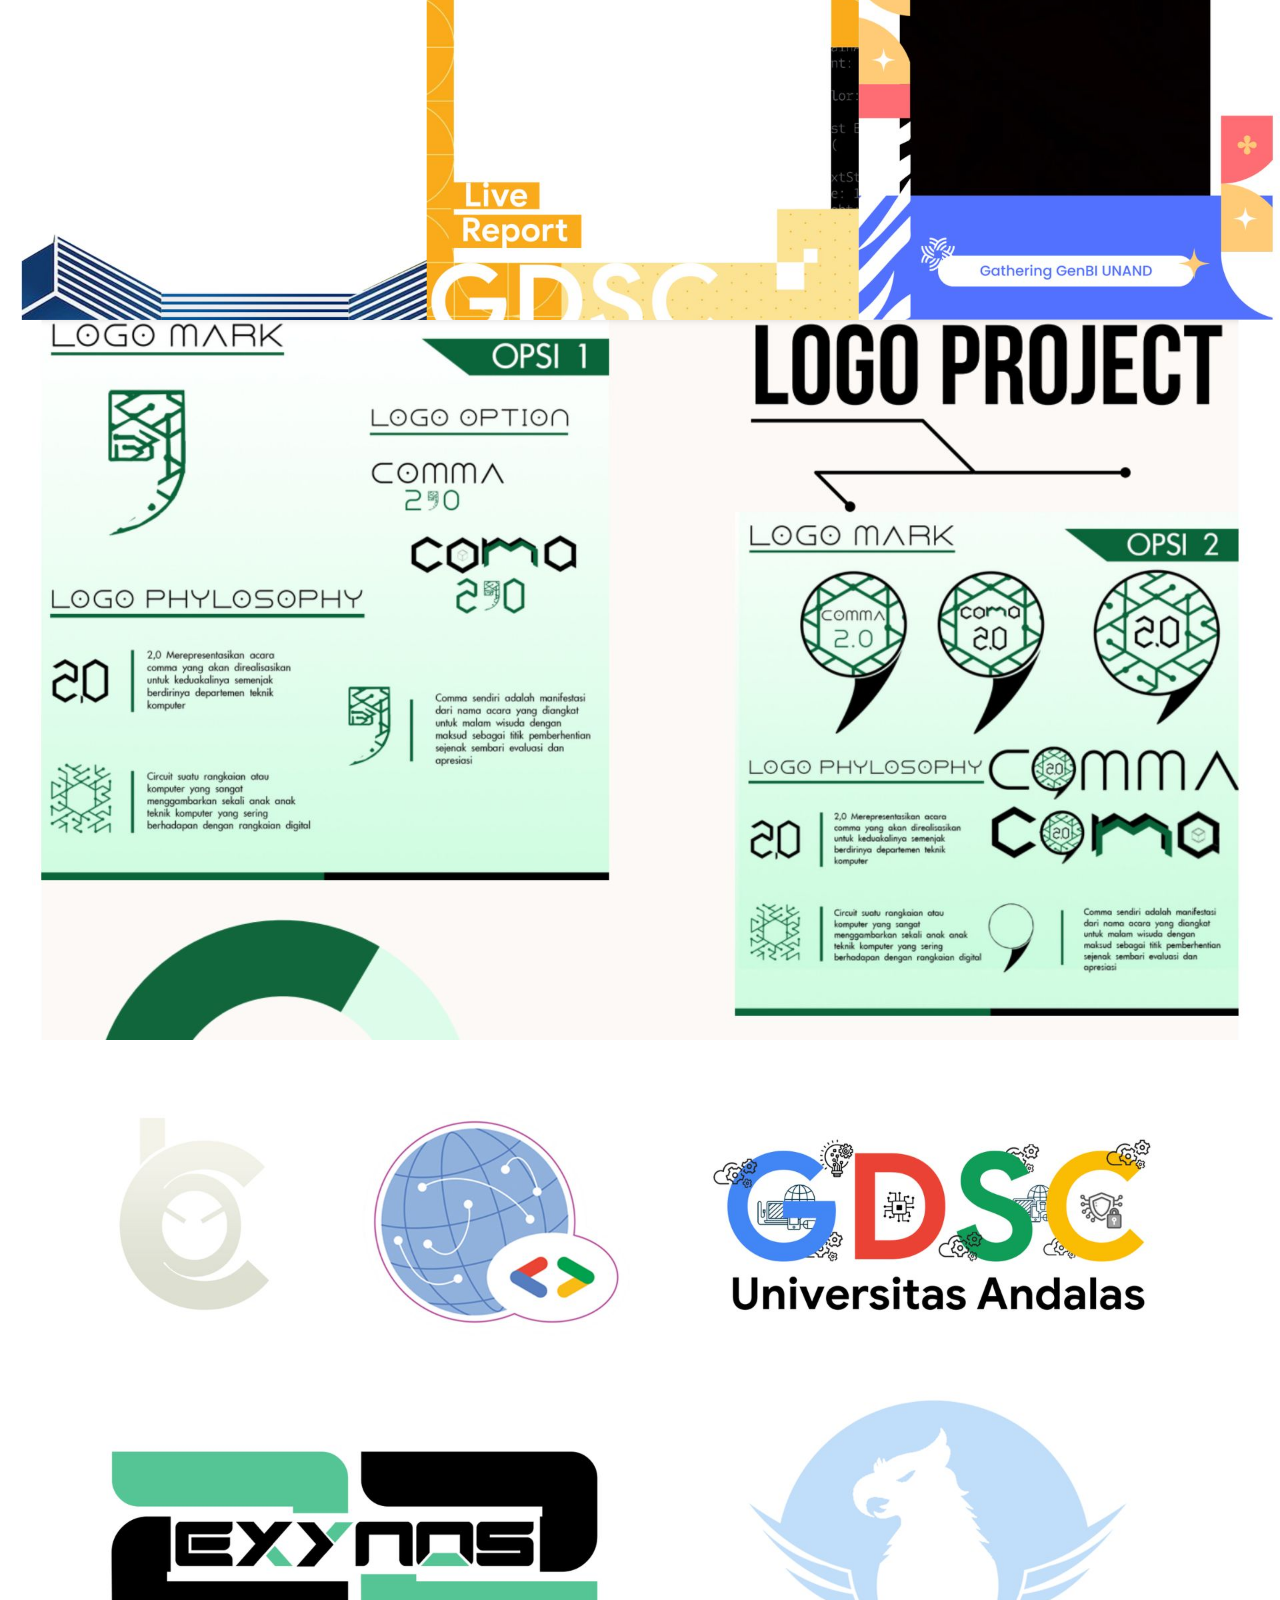
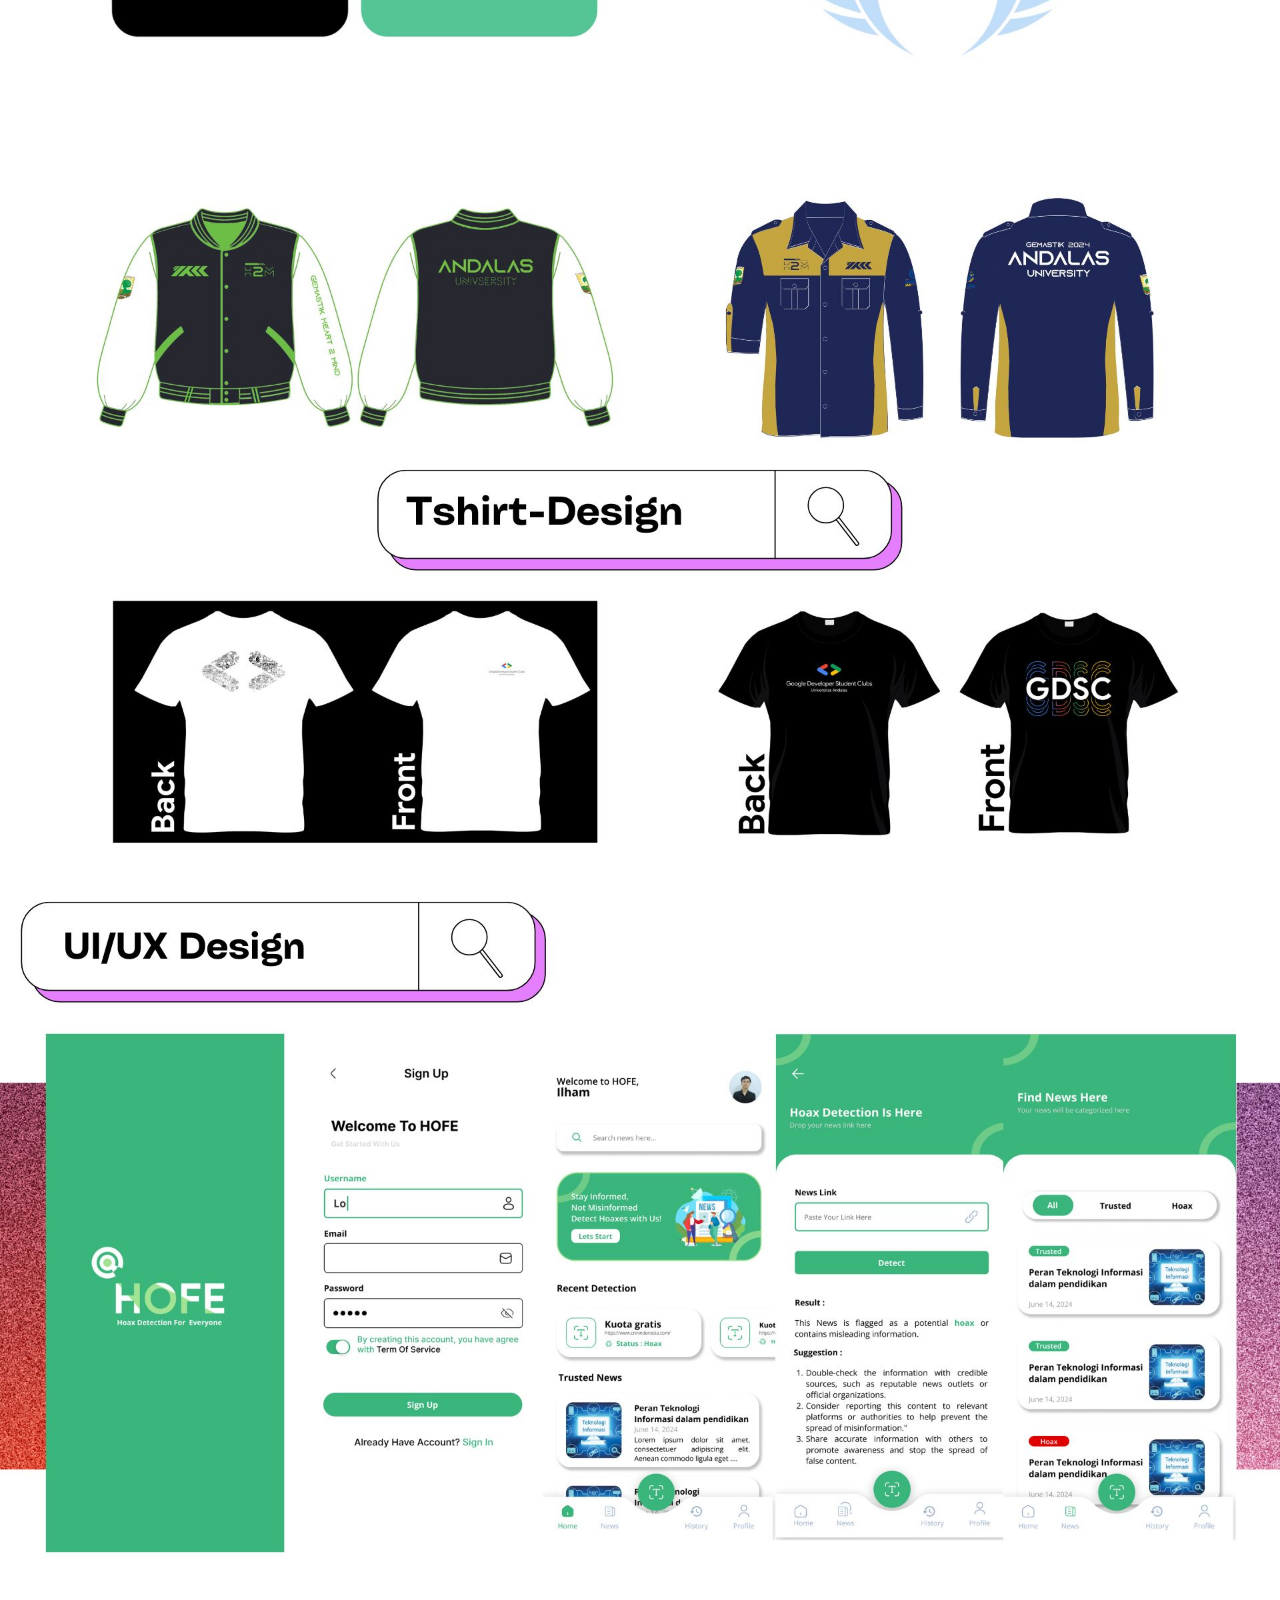
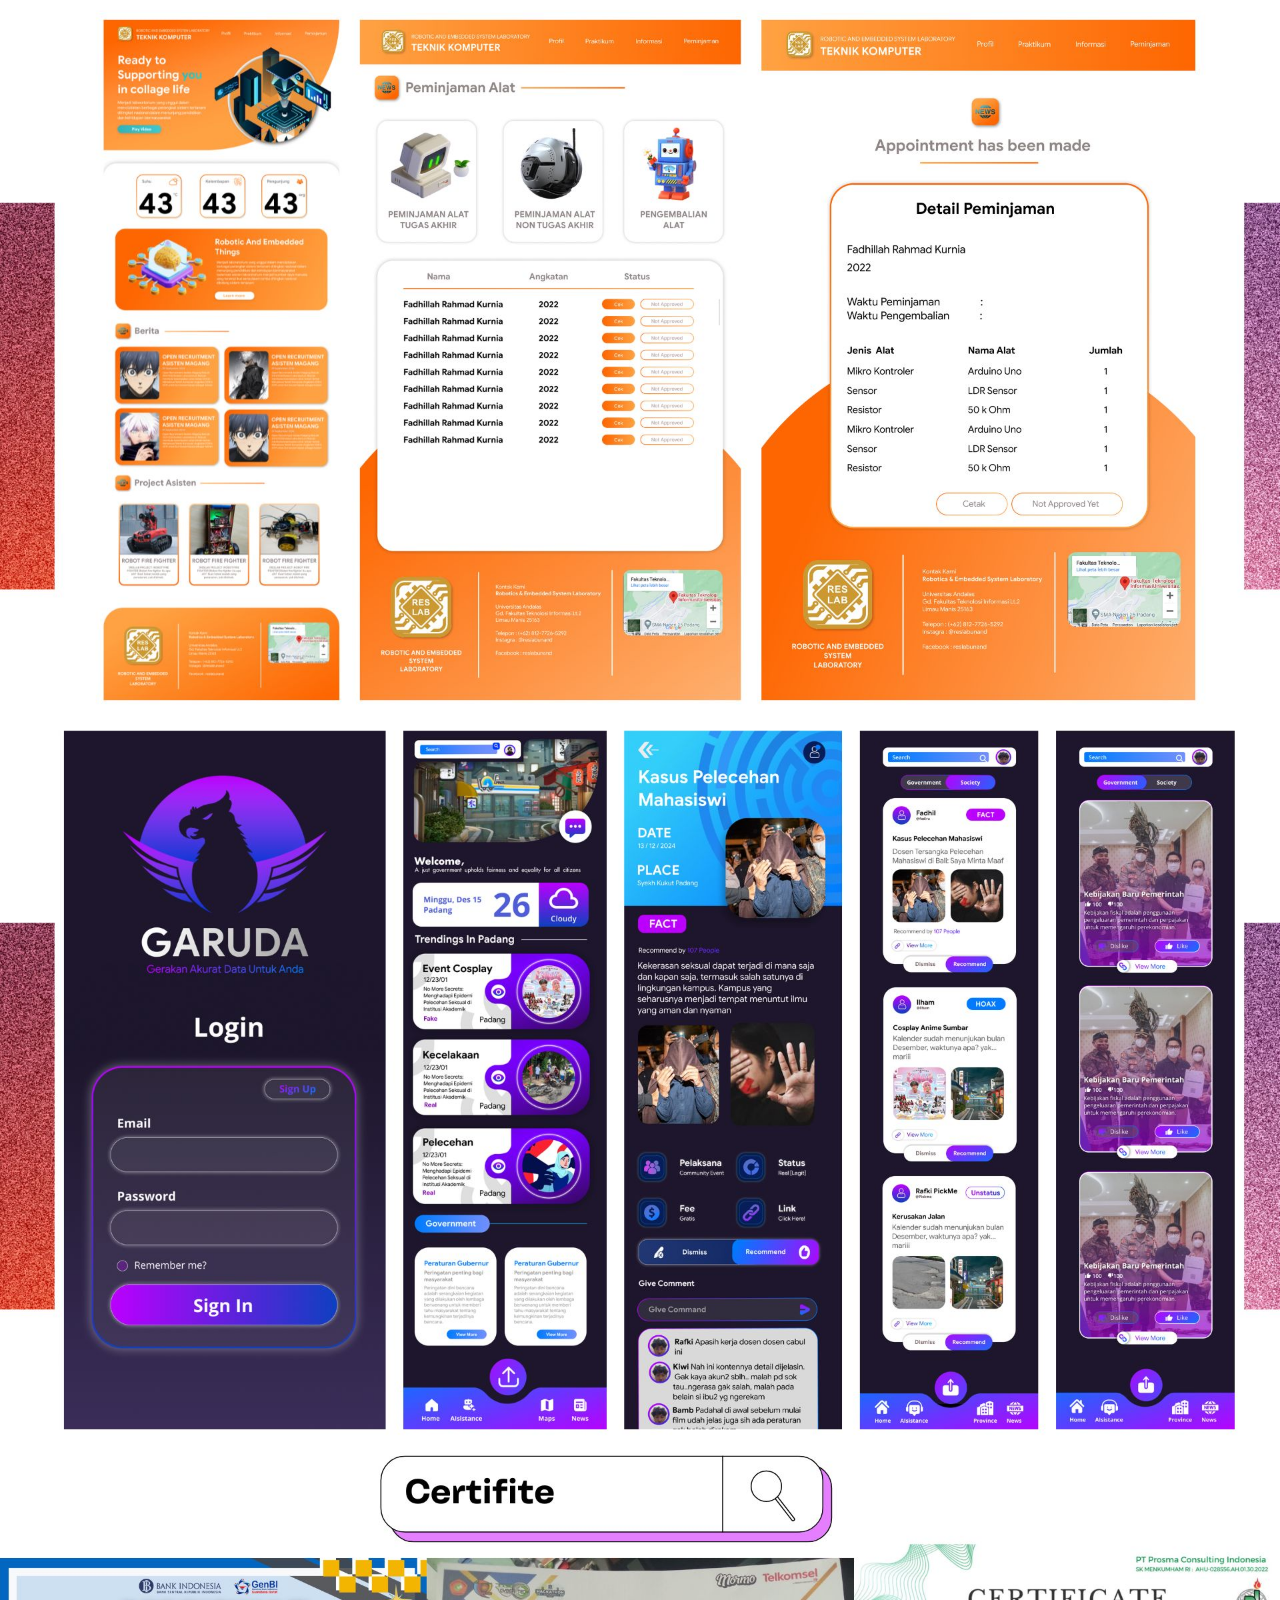
<file: fadhil.html>
<!DOCTYPE html>
<html lang="en">
  <head>
    <meta charset="UTF-8" />
    <meta name="viewport" content="width=device-width, initial-scale=1.0" />
    <title>Portofolio | Fadhil</title>
    <link rel="stylesheet" href="style.css">
  </head>
  <body>
    <section class="hero" style="background-image: url('1.jpg');"></section>
    <section class="hero" style="background-image: url('2.jpg');"></section>
    <section class="hero" style="background-image: url('3.jpg');"></section>
    <section class="hero" style="background-image: url('4.jpg');"></section>
    <section class="hero" style="background-image: url('5.jpg');"></section>
    <section class="hero" style="background-image: url('6.jpg');"></section>
    <section class="hero" style="background-image: url('7.jpg');"></section>
    <section class="hero" style="background-image: url('8.jpg');"></section>
    <section class="hero" style="background-image: url('9.jpg');"></section>
    <section class="hero" style="background-image: url('10.jpg');"></section>
    <section class="hero" style="background-image: url('11.jpg');"></section>
    <section class="hero" style="background-image: url('12.jpg');"></section>
    <section class="hero" style="background-image: url('13.jpg');"></section>
    <section class="hero" style="background-image: url('14.jpg');"></section>
    <section class="hero" style="background-image: url('15.jpg');"></section>
    <section class="hero" style="background-image: url('16.jpg');"></section>
    <section class="hero" style="background-image: url('17.jpg');"></section>
    <section class="hero" style="background-image: url('18.jpg');"></section>
    <section class="hero" style="background-image: url('19.jpg');"></section>
    <section class="hero" style="background-image: url('20.jpg');"></section>
    <section class="hero" style="background-image: url('21.jpg');"></section>
    <section class="hero" style="background-image: url('22.jpg');"></section>
    <section class="hero" style="background-image: url('23.jpg');"></section>
    <section class="hero" style="background-image: url('24.jpg');"></section>
  </body>
</html>
</file>
<file: style1.css>
/* Resetting global styles */
* {
  margin: 0;
  padding: 0;
  box-sizing: border-box;
}

body {
  margin: 0;
  font-family: Arial, sans-serif;
  line-height: 1; /* Reset line-height to avoid extra spacing */
}

.navbar {
  display: flex;
  align-items: center;
  justify-content: space-between;
  background-color: #0f2573;
  padding: 10px 20px;
}

.navbar .logo {
  display: flex;
  align-items: center;
}

.navbar .logo img {
  height: 40px;
  margin-right: 10px;
}

.navbar .logo span {
  color: #ffffff;
  font-size: 20px;
  font-weight: bold;
}

.navbar .menu {
  display: flex;
  gap: 15px;
}

.navbar .menu a {
  color: #ffffff;
  text-decoration: none;
  font-size: 16px;
  transition: color 0.3s;
}

.navbar .menu a:hover {
  color: #f39c12;
}

/* Hero Section with Responsive Background */
.hero {
  position: relative;
  width: 100%;
  height: auto; /* Ensure height is calculated based on width and aspect ratio */
  aspect-ratio: 16 / 9; /* Maintain a 16:9 aspect ratio */
  background-size: cover; /* Cover ensures the background fills the element */
  background-position: center; /* Center the background image */
  background-repeat: no-repeat;
  margin: 0; /* Remove any margin */
  padding: 0; /* Remove any padding */
  display: block; /* Ensure hero sections are block-level elements */
}

/* Remove spacing between sections */
.hero + .hero {
  margin: 0; /* Ensure no space between consecutive hero sections */
}

/* Responsive Styles */
@media (max-width: 768px) {
  .navbar {
    flex-direction: column; /* Stack navbar items vertically */
    align-items: flex-start;
    padding: 15px;
  }

  .navbar .menu {
    width: 100%; /* Full-width menu for smaller screens */
    flex-direction: column; /* Stack menu items */
    gap: 10px;
  }

  .navbar .menu a {
    font-size: 14px; /* Slightly smaller font size */
  }

  .hero {
    aspect-ratio: 4 / 3; /* Change to a 4:3 ratio for smaller screens */
    background-size: contain; /* Ensure the entire image is visible */
    background-position: top center; /* Adjust positioning for better visibility */
  }
}

@media (max-width: 480px) {
  .navbar {
    padding: 10px;
  }

  .navbar .logo span {
    font-size: 18px; /* Smaller logo text */
  }

  .navbar .menu a {
    font-size: 12px; /* Smaller font size for links */
    padding: 5px 0; /* Add some padding */
  }

  .hero {
    aspect-ratio: 1 / 1; /* Square aspect ratio for very small screens */
    background-size: contain; /* Ensure the entire image is visible */
    background-position: center center; /* Center the image for better fit */
  }
}
</file>
<file: style.css>
/* Resetting global styles */
* {
  margin: 0;
  padding: 0;
  box-sizing: border-box;
}

body {
  margin: 0;
  font-family: Arial, sans-serif;
  line-height: 1; /* Reset line-height to avoid extra spacing */
}

.navbar {
  display: flex;
  align-items: center;
  justify-content: space-between;
  background-color: #0f2573;
  padding: 10px 20px;
}

.navbar .logo {
  display: flex;
  align-items: center;
}

.navbar .logo img {
  height: 40px;
  margin-right: 10px;
}

.navbar .logo span {
  color: #ffffff;
  font-size: 20px;
  font-weight: bold;
}

.navbar .menu {
  display: flex;
  gap: 15px;
}

.navbar .menu a {
  color: #ffffff;
  text-decoration: none;
  font-size: 16px;
  transition: color 0.3s;
}

.navbar .menu a:hover {
  color: #f39c12;
}

/* Hero Section with Responsive Background */
.hero {
  position: relative;
  width: 100%;
  height: auto; /* Ensure height is calculated based on width and aspect ratio */
  aspect-ratio: 16 / 9; /* Maintain a 16:9 aspect ratio */
  background-size: cover; /* Cover ensures the background fills the element */
  background-position: center; /* Center the background image */
  background-repeat: no-repeat;
  margin: 0; /* Remove any margin */
  padding: 0; /* Remove any padding */
  display: block; /* Ensure hero sections are block-level elements */
}

/* Remove spacing between sections */
.hero + .hero {
  margin: 0; /* Ensure no space between consecutive hero sections */
}

/* Responsive Styles */
@media (max-width: 768px) {
  .navbar {
    flex-direction: column; /* Stack navbar items vertically */
    align-items: flex-start;
    padding: 15px;
  }

  .navbar .menu {
    width: 100%; /* Full-width menu for smaller screens */
    flex-direction: column; /* Stack menu items */
    gap: 10px;
  }

  .navbar .menu a {
    font-size: 14px; /* Slightly smaller font size */
  }

  .hero {
    aspect-ratio: 4 / 3; /* Change to a 4:3 ratio for smaller screens */
    background-size: contain; /* Ensure the entire image is visible */
    background-position: top center; /* Adjust positioning for better visibility */
  }
}

@media (max-width: 480px) {
  .navbar {
    padding: 10px;
  }

  .navbar .logo span {
    font-size: 18px; /* Smaller logo text */
  }

  .navbar .menu a {
    font-size: 12px; /* Smaller font size for links */
    padding: 5px 0; /* Add some padding */
  }

  .hero {
    aspect-ratio: 1 / 1; /* Square aspect ratio for very small screens */
    background-size: contain; /* Ensure the entire image is visible */
    background-position: center center; /* Center the image for better fit */
  }
}
</file>
